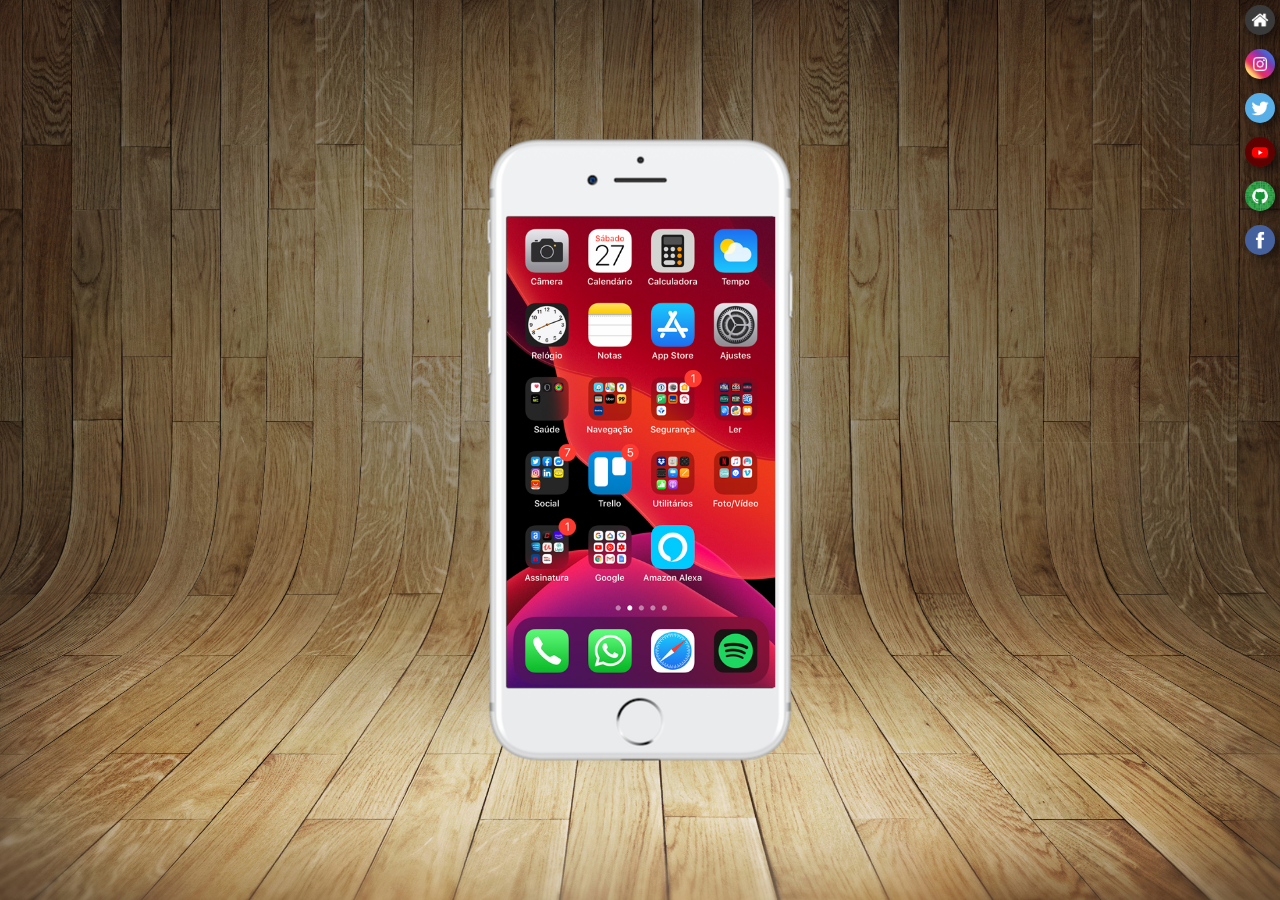
<file: index.html>
<!DOCTYPE html>
<html lang="pt-br">

<head>
    <meta charset="UTF-8">
    <meta http-equiv="X-UA-Compatible" content="IE=edge">
    <meta name="viewport" content="width=device-width, initial-scale=1.0">
    <title>Projeto Social</title>
    <link rel="shortcut icon" href="favicon.ico" type="image/x-icon">
    <link rel="stylesheet" href="estilo/style.css">
</head>

<body>
    <main>
        <section id="telefone">
            <iframe src="home.html" name="tela" id="tela"   frameborder="0">
             seu navegador não é compativel com isso.   
            </iframe>
        </section>
        <section id="redesocial">
            <a href="home.html" target="tela"><img src="imagens/logo-home.jpg" alt="home"></a> <br>
            <a href="instagram.html" target="tela"><img src="imagens/logo-instagram.jpg" alt="instagram"></a> <br>
            <a href="twitter.html" target="tela"><img src="imagens/logo-twitter.jpg" alt="twitter"></a> <br>
            <a href="youtube.html" target="tela"><img src="imagens/logo-youtube.jpg" alt="youtube"></a> <br>
            <a href="github.html" target="tela"><img src="imagens/logo-github.jpg" alt="github"></a> <br>
            <a href="facebook.html" target="tela"><img src="imagens/logo-facebook.jpg" alt="facebook"></a>

        </section>
    </main>
</body>

</html>
</file>
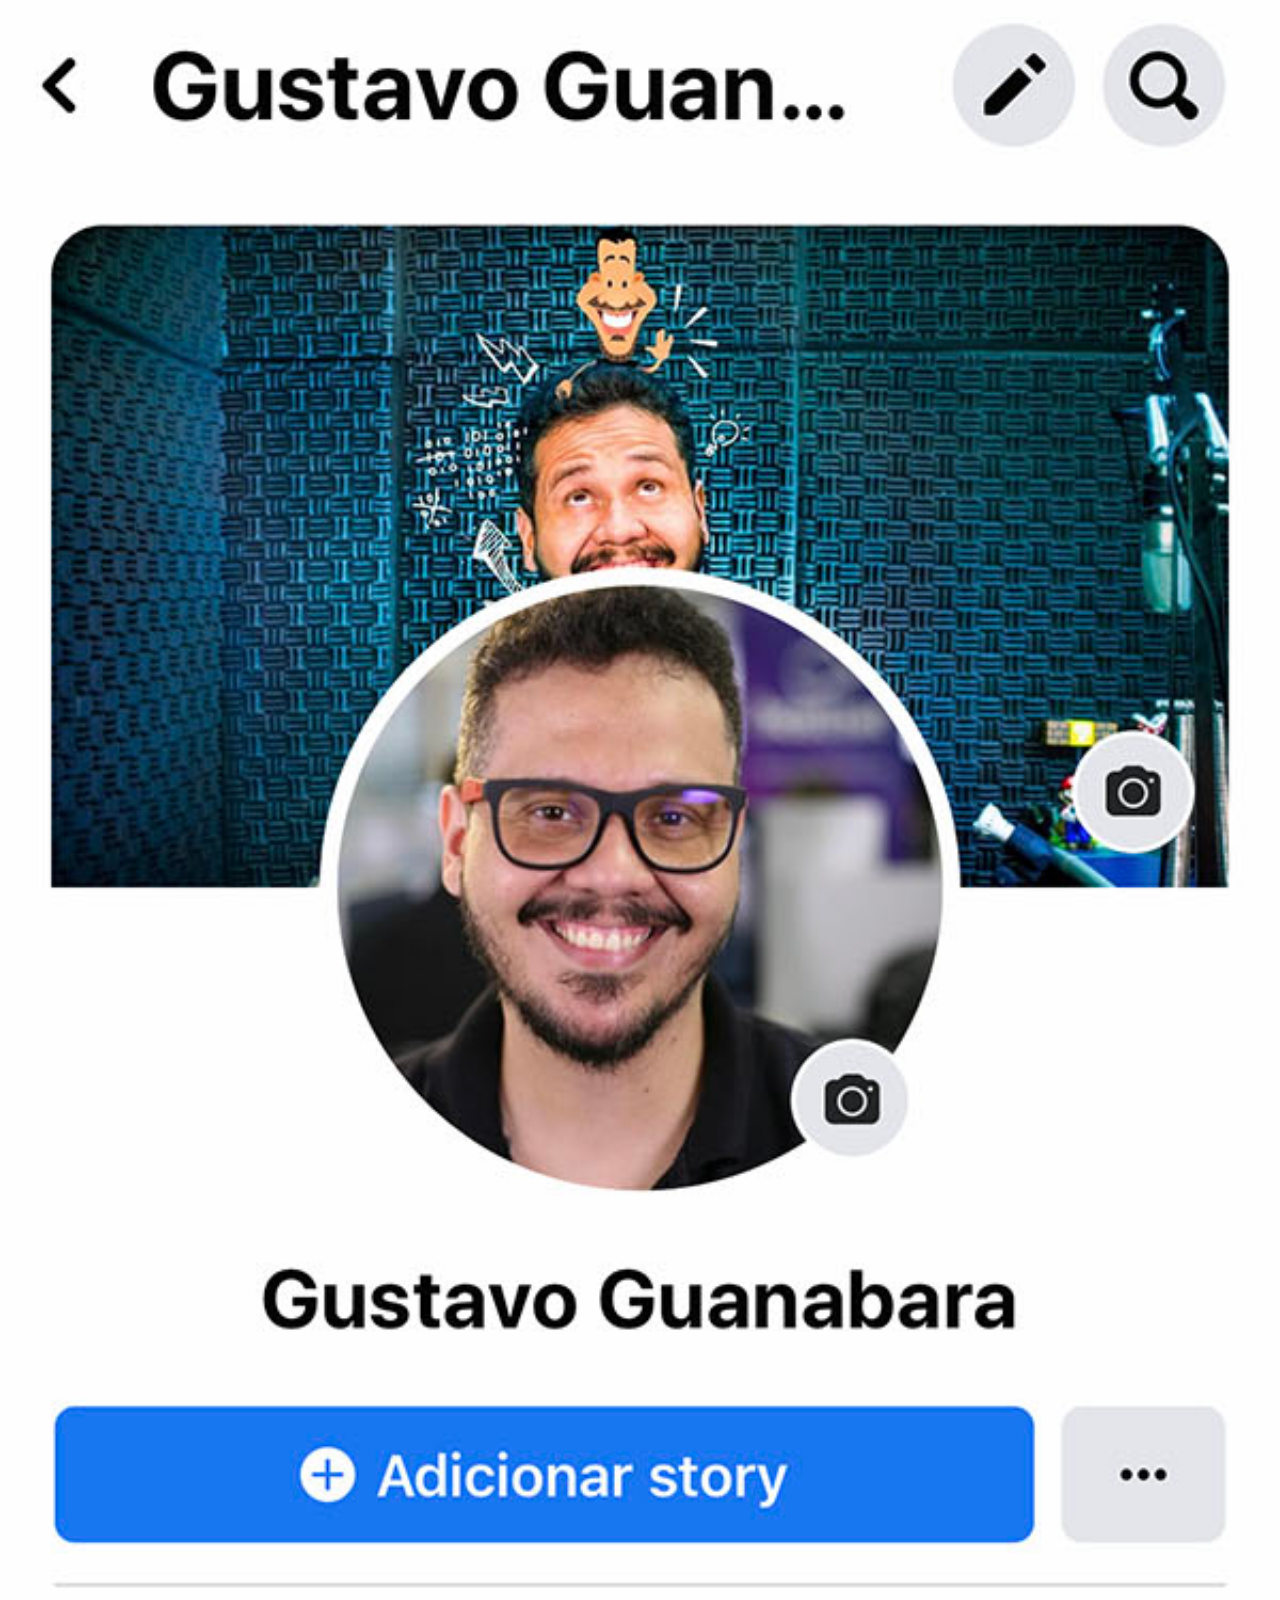
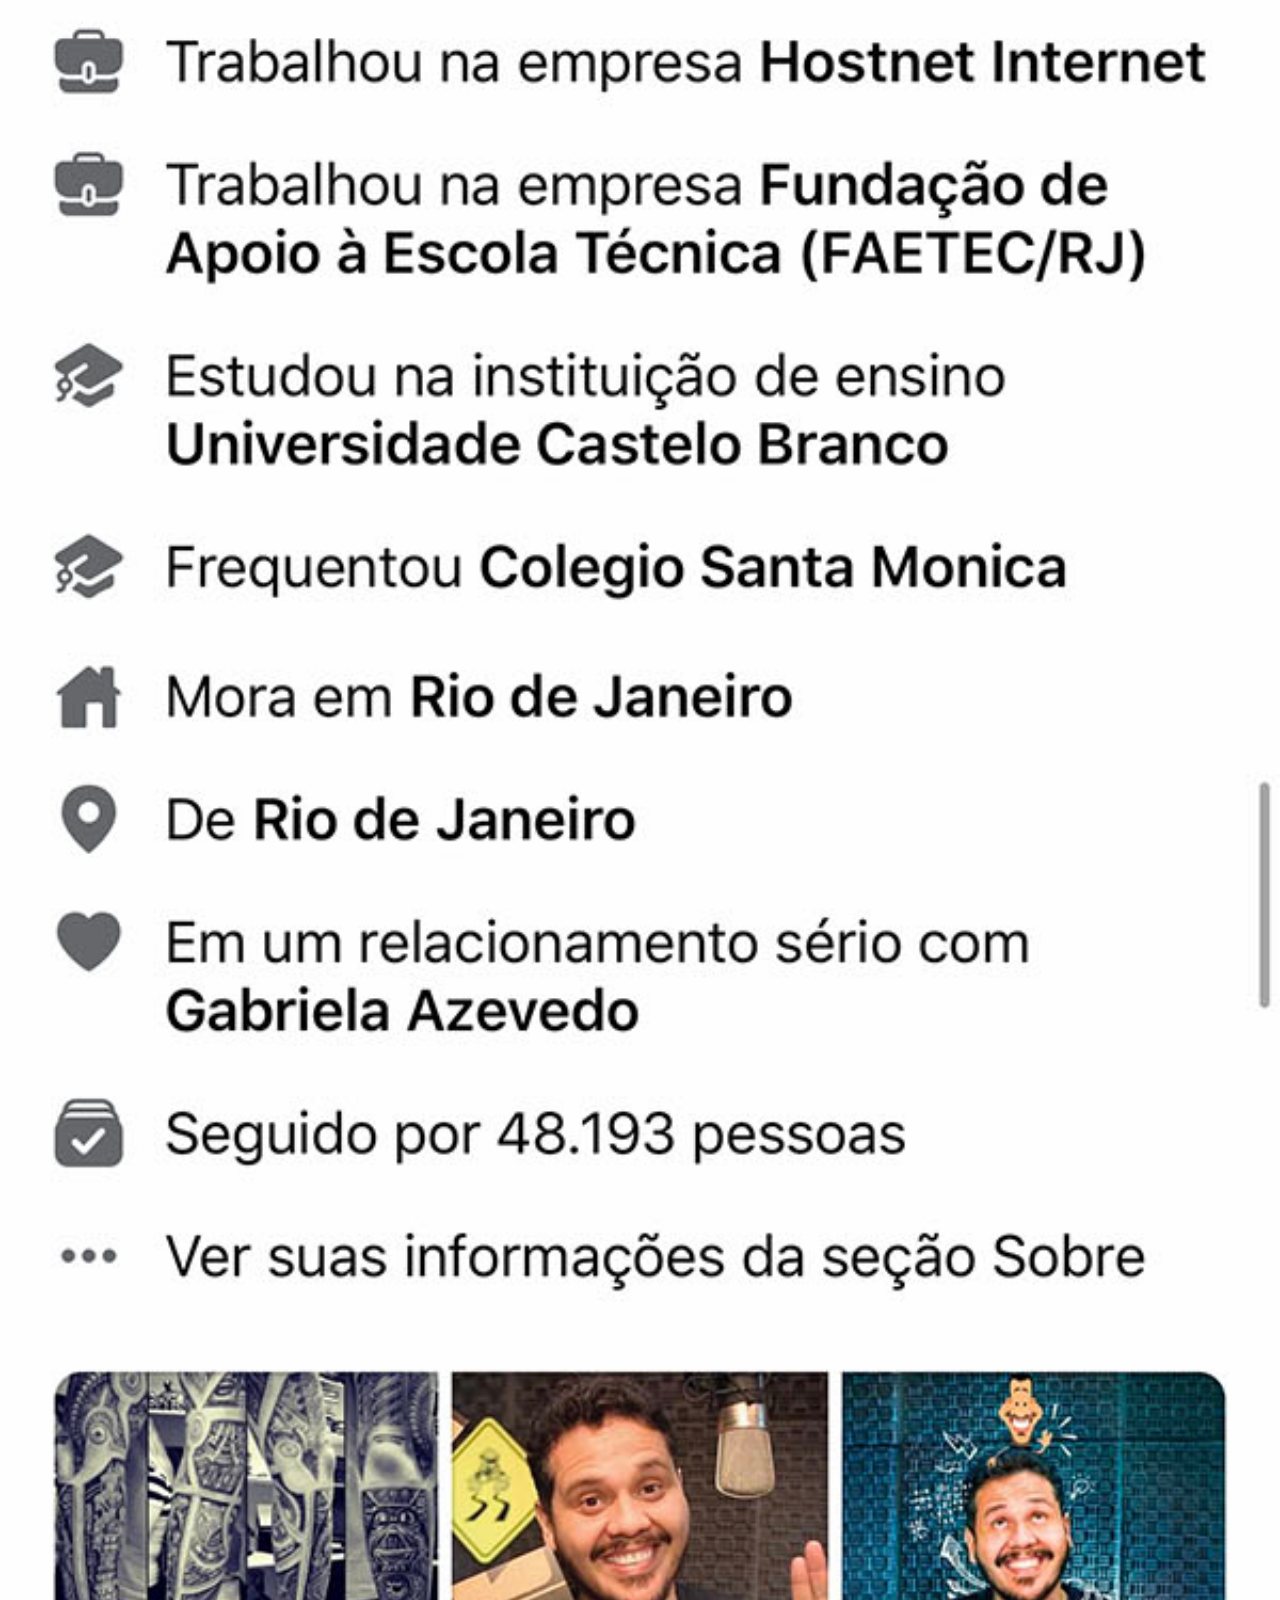
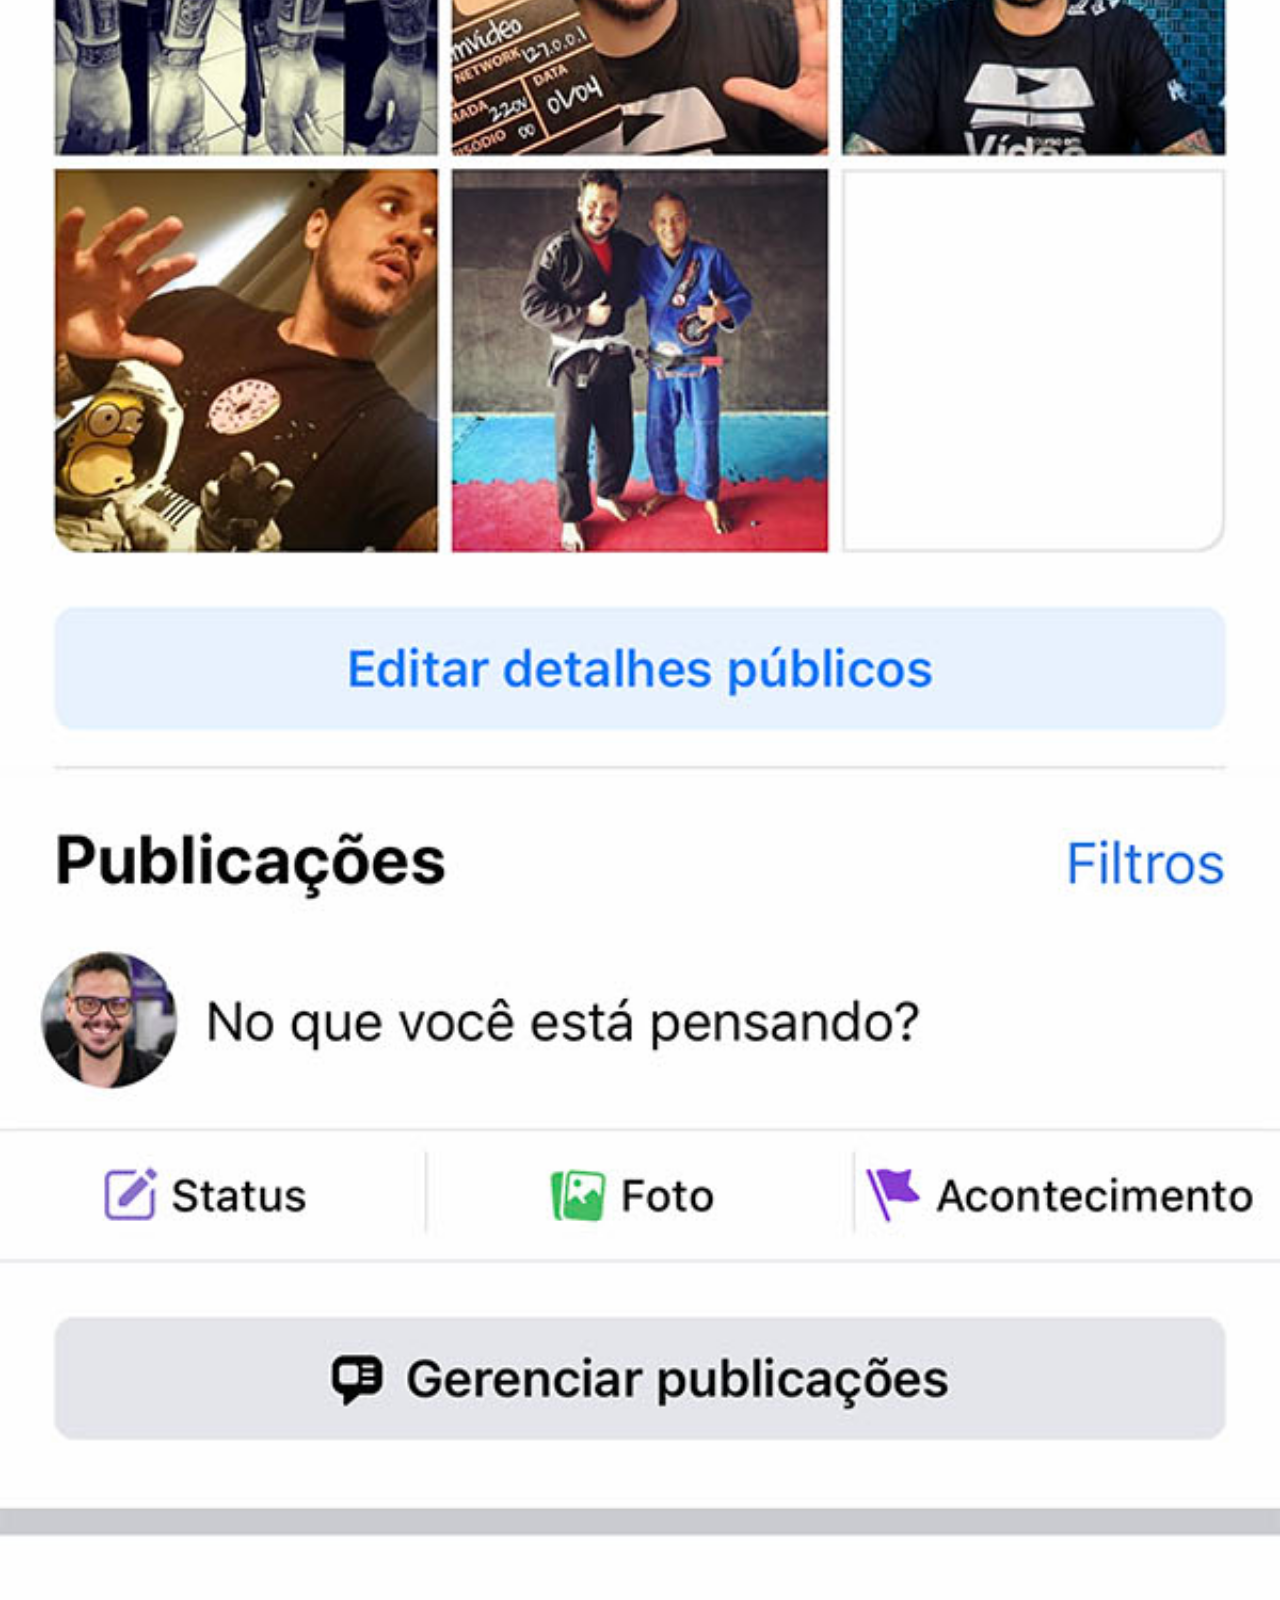
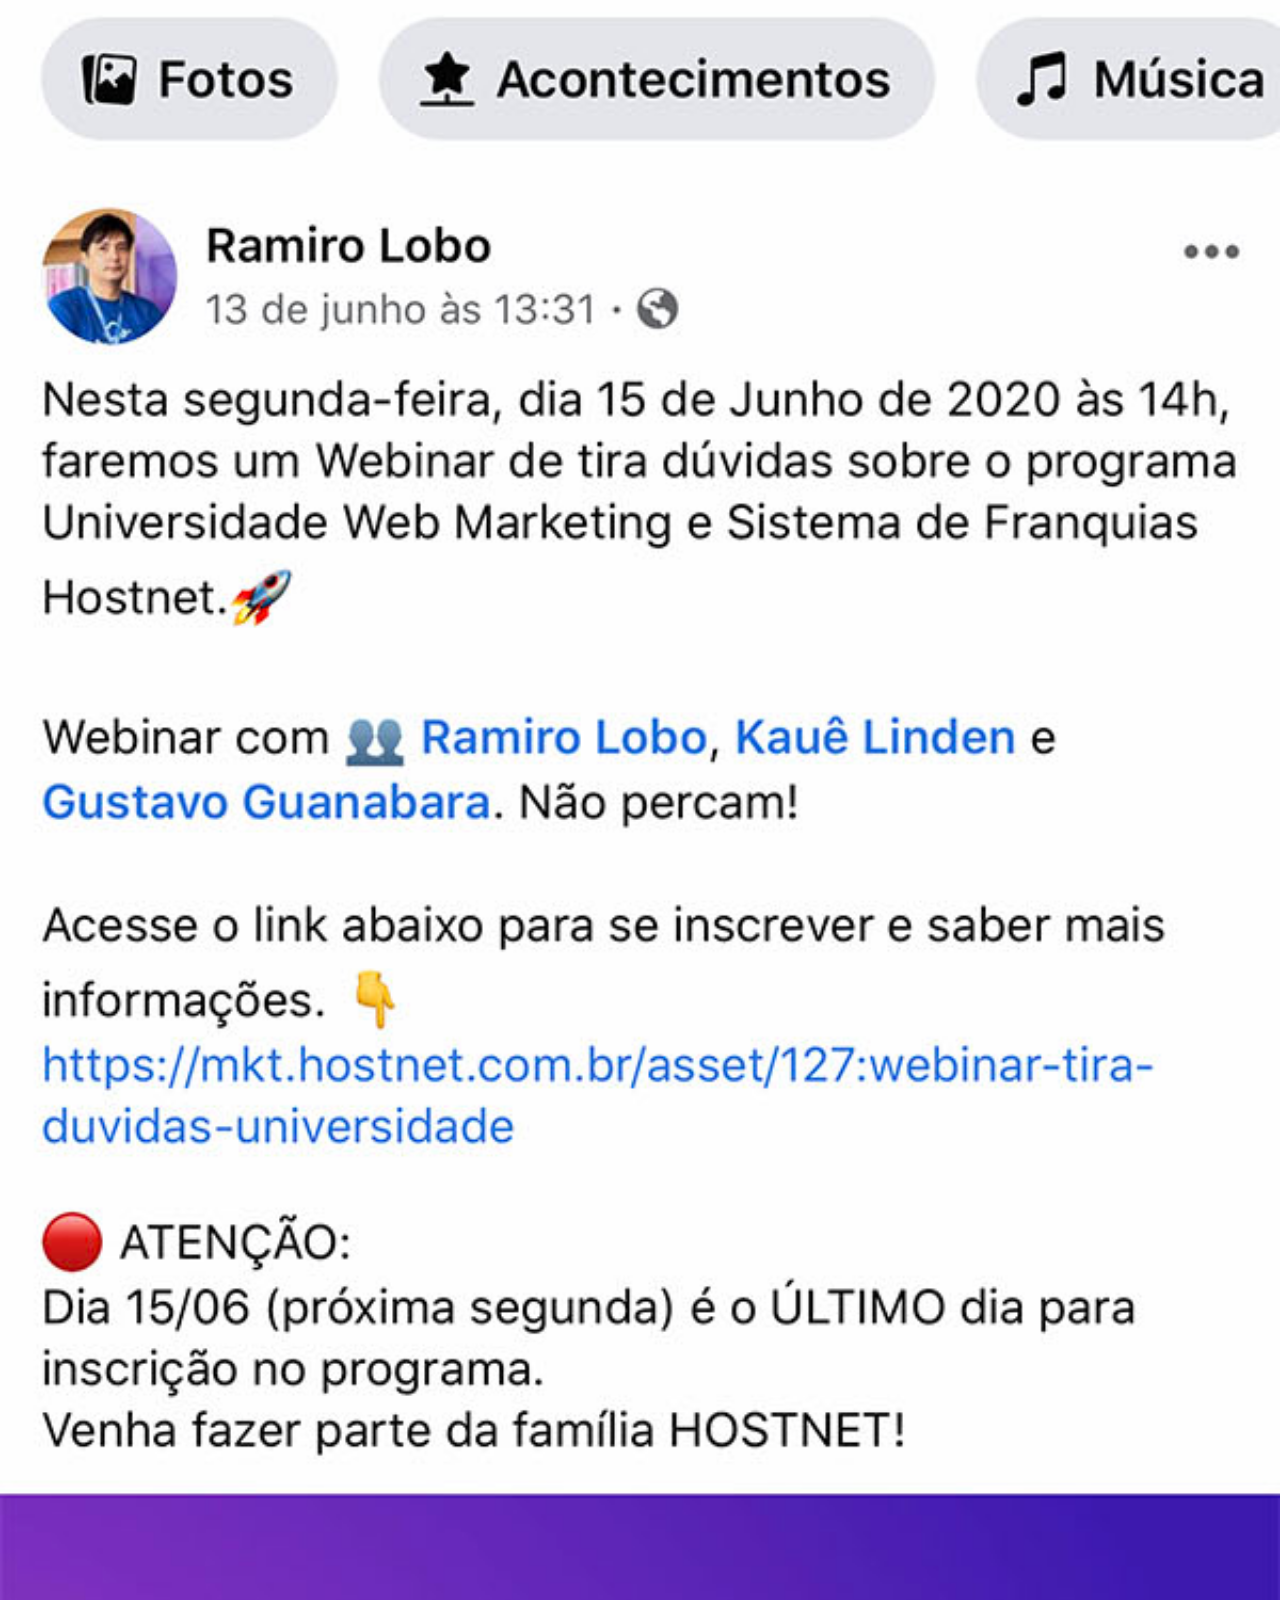
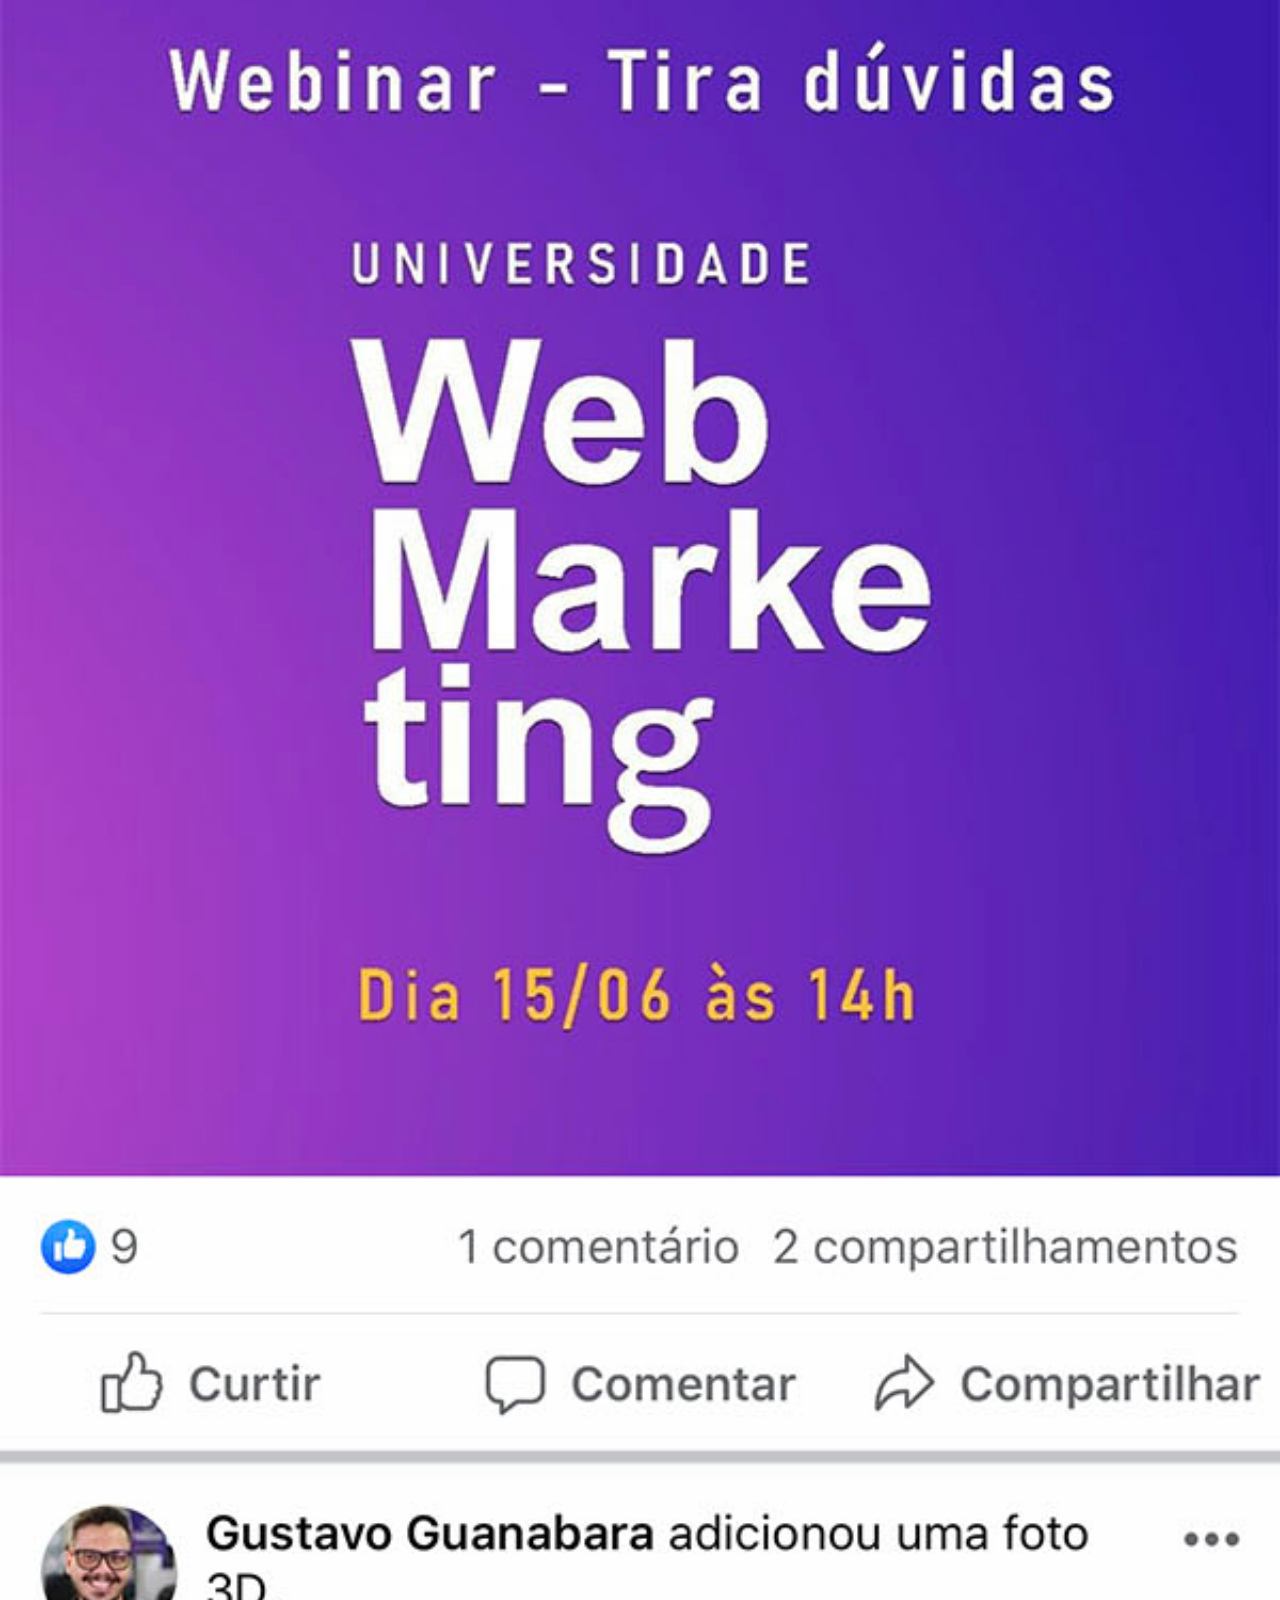
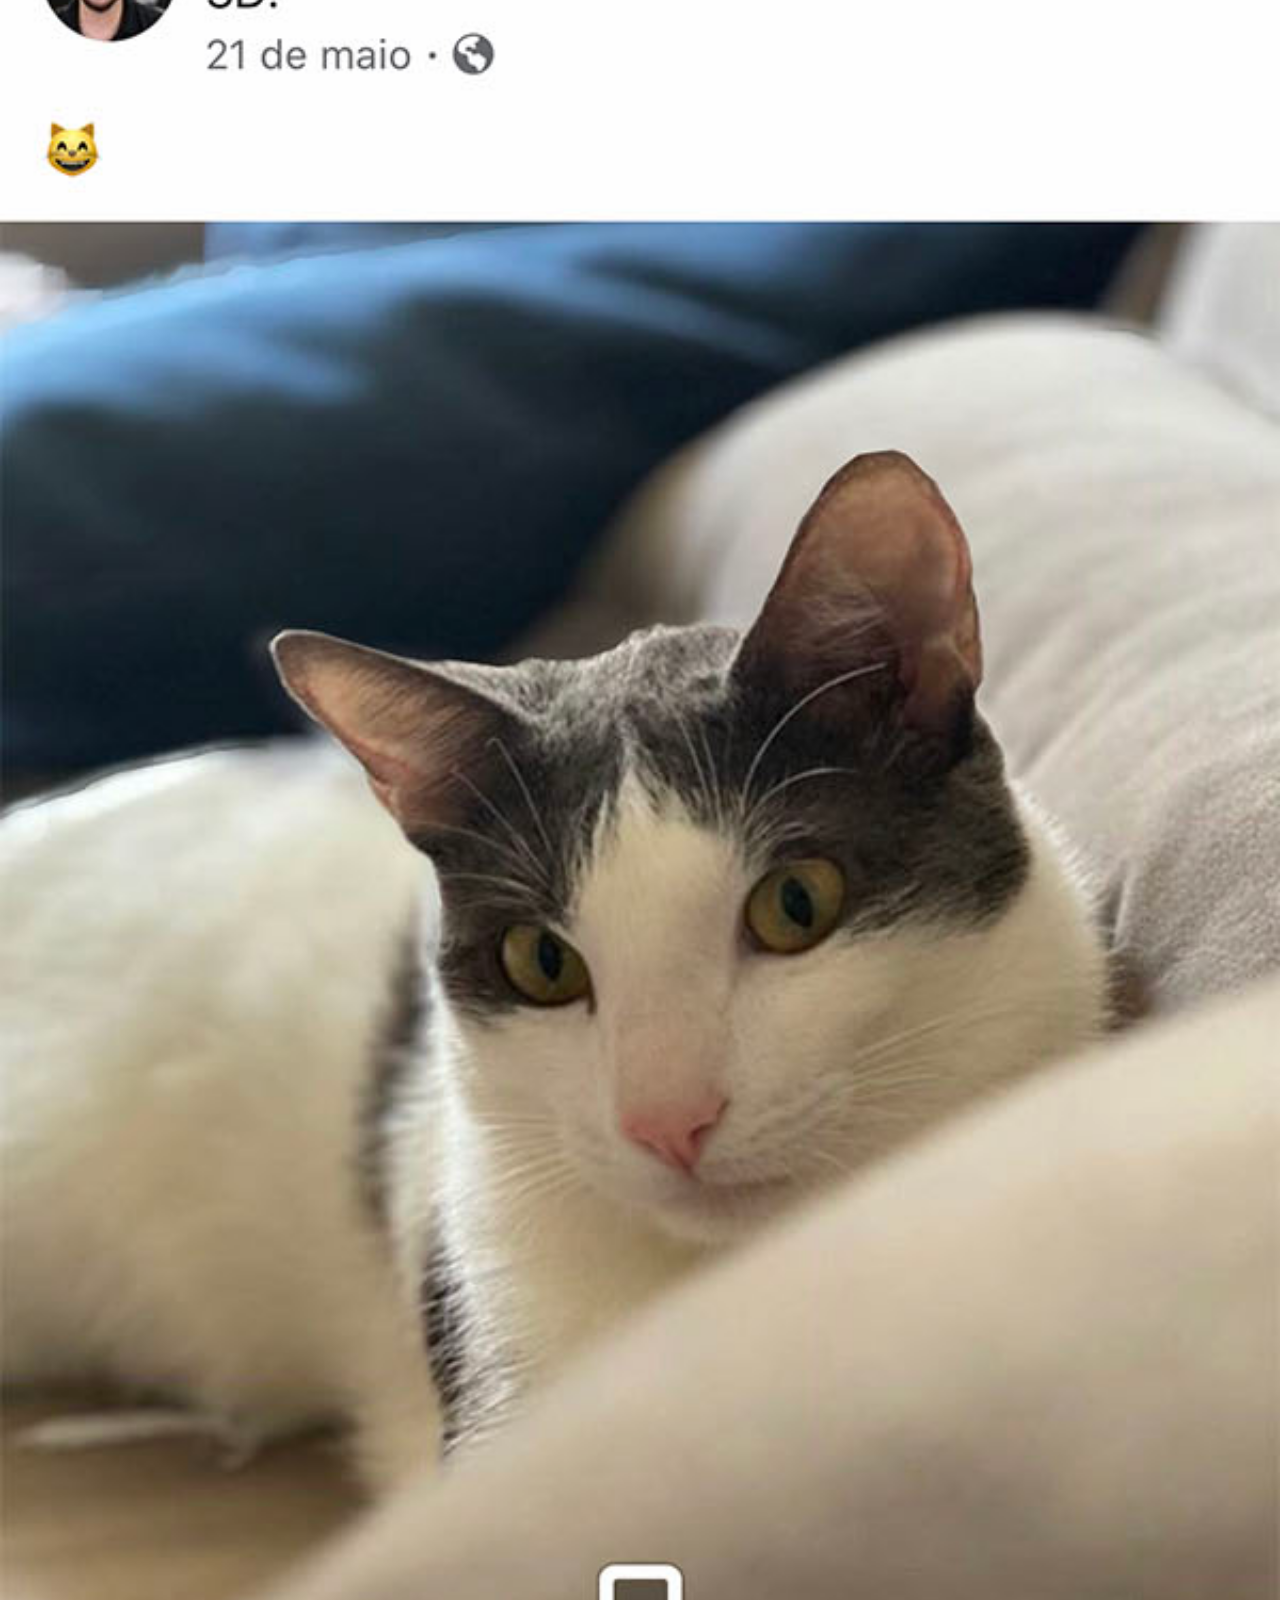
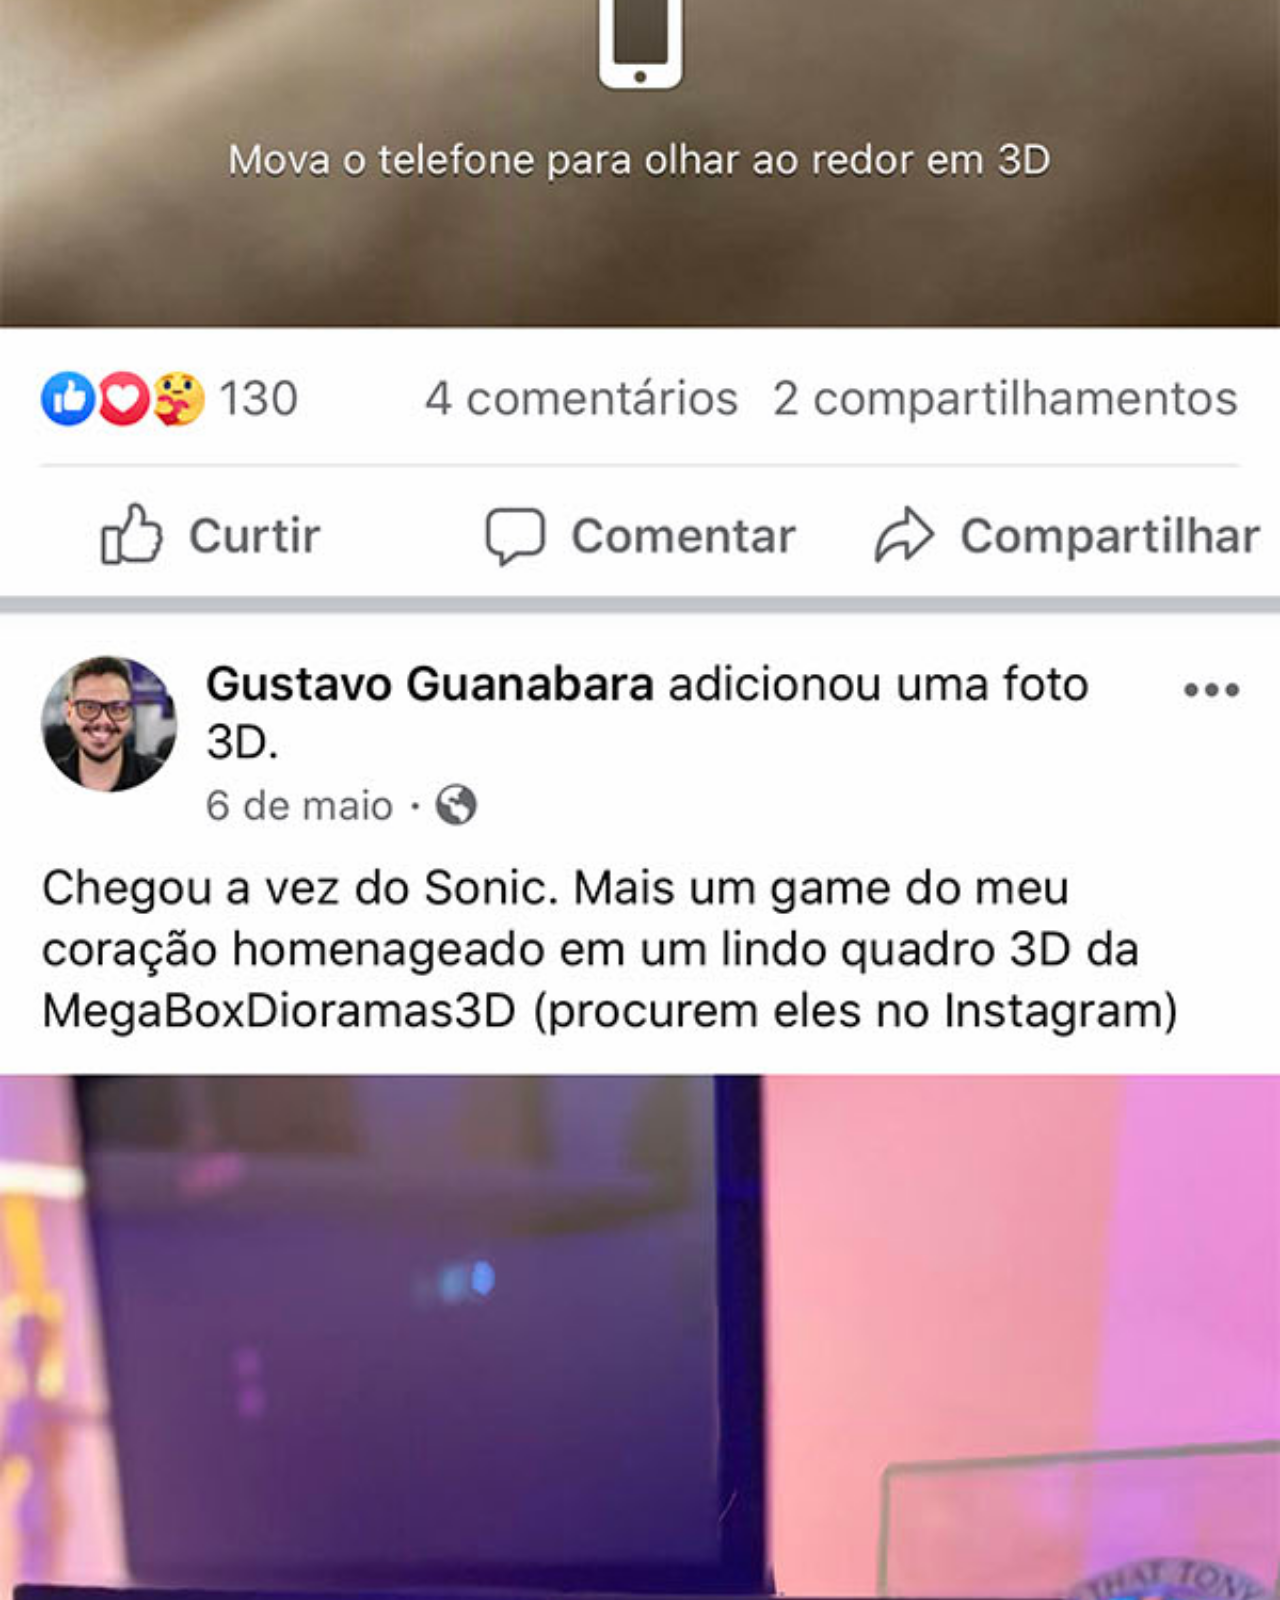
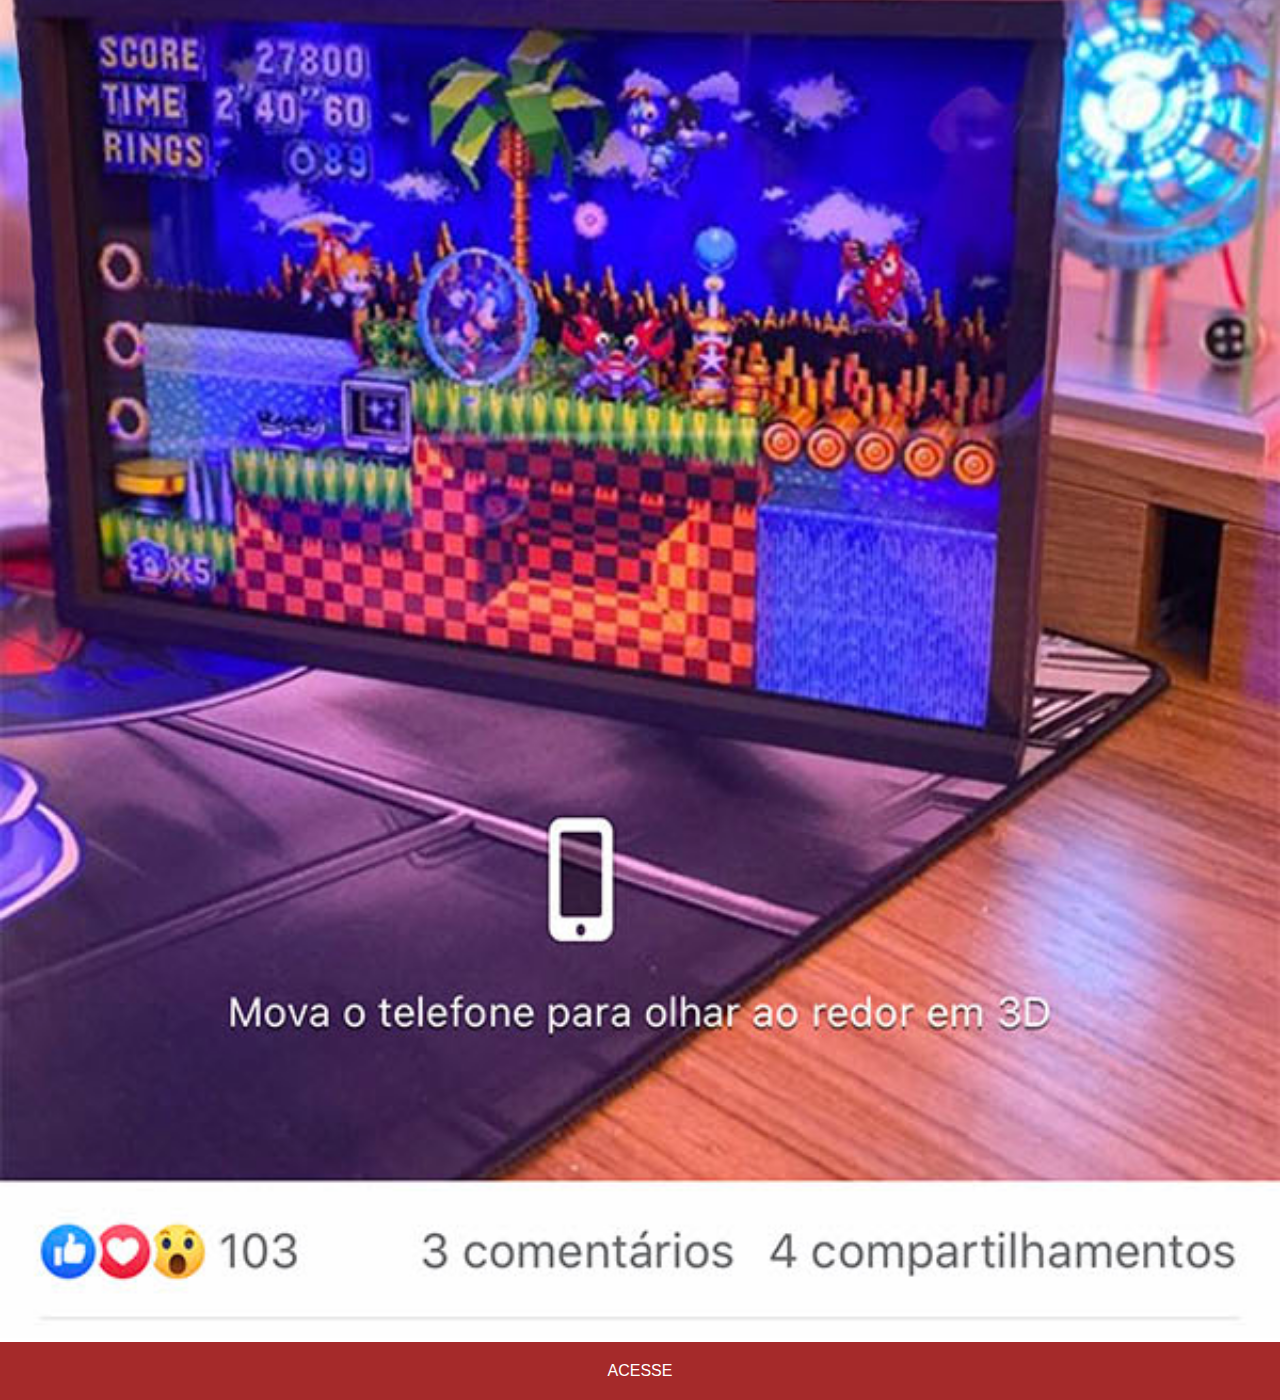
<file: facebook.html>
<!DOCTYPE html>
<html lang="pt-br">
<head>
    <meta charset="UTF-8">
    <meta http-equiv="X-UA-Compatible" content="IE=edge">
    <meta name="viewport" content="width=device-width, initial-scale=1.0">
    <title>facebook</title>
    <link rel="stylesheet" href="estilo/social.css">
</head>
<body>
    <img src="imagens/tela-facebook.jpg" alt="facebook">
    <a href="https://pt-br.facebook.com/gustavoguanabara/" target="_blank">ACESSE</a>
</body>
</html>
</file>
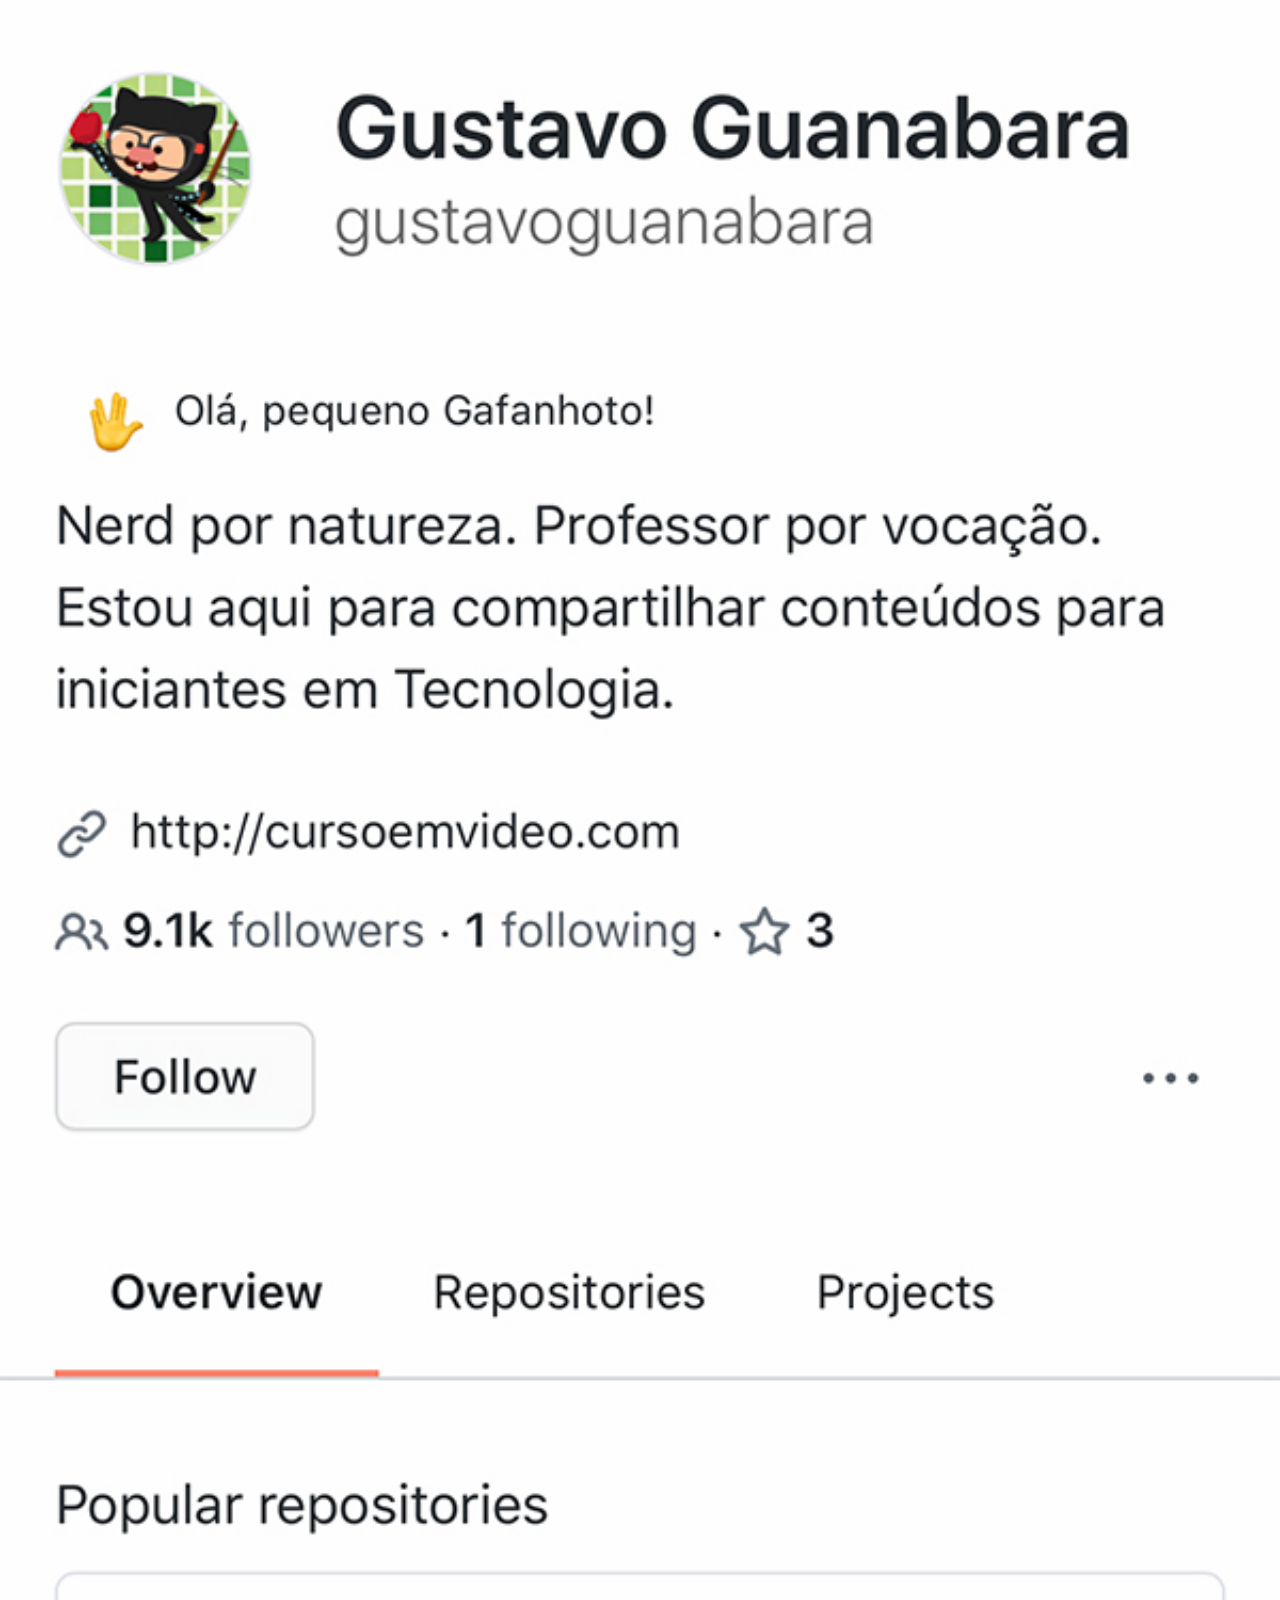
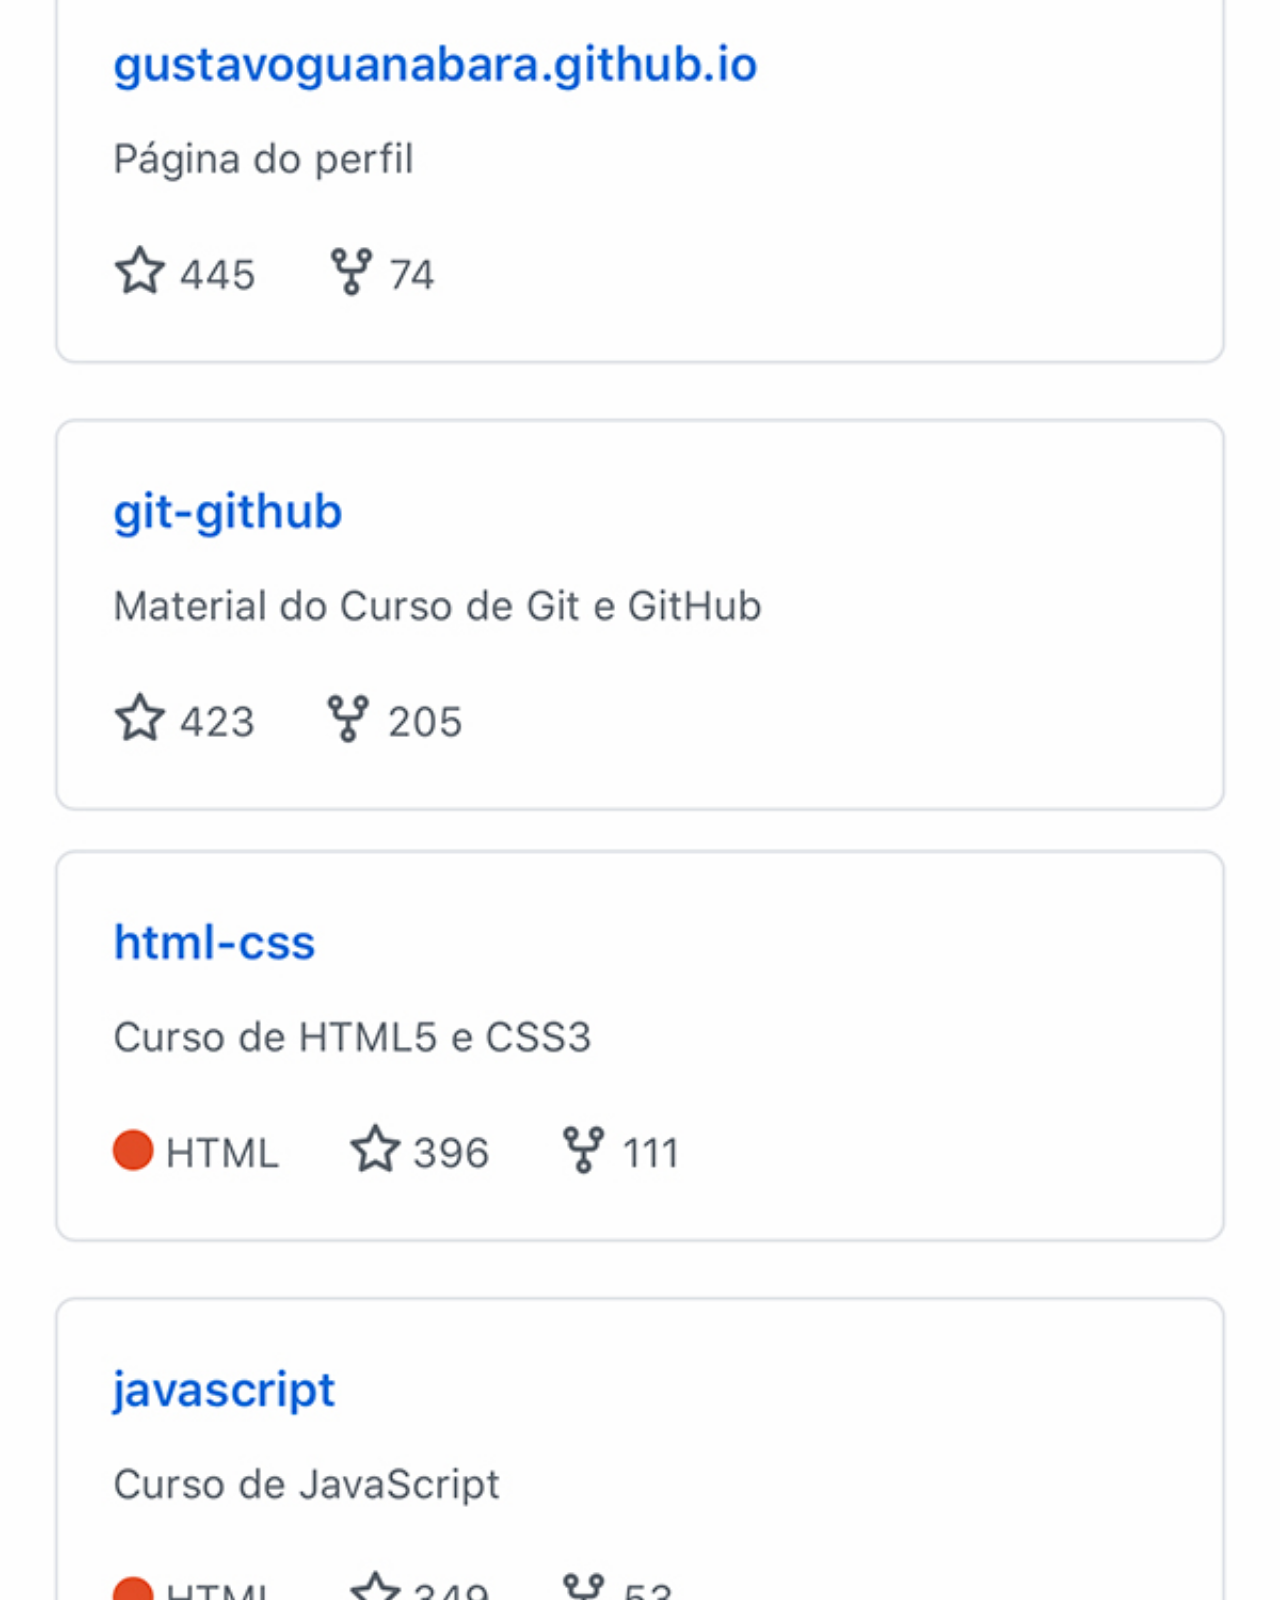
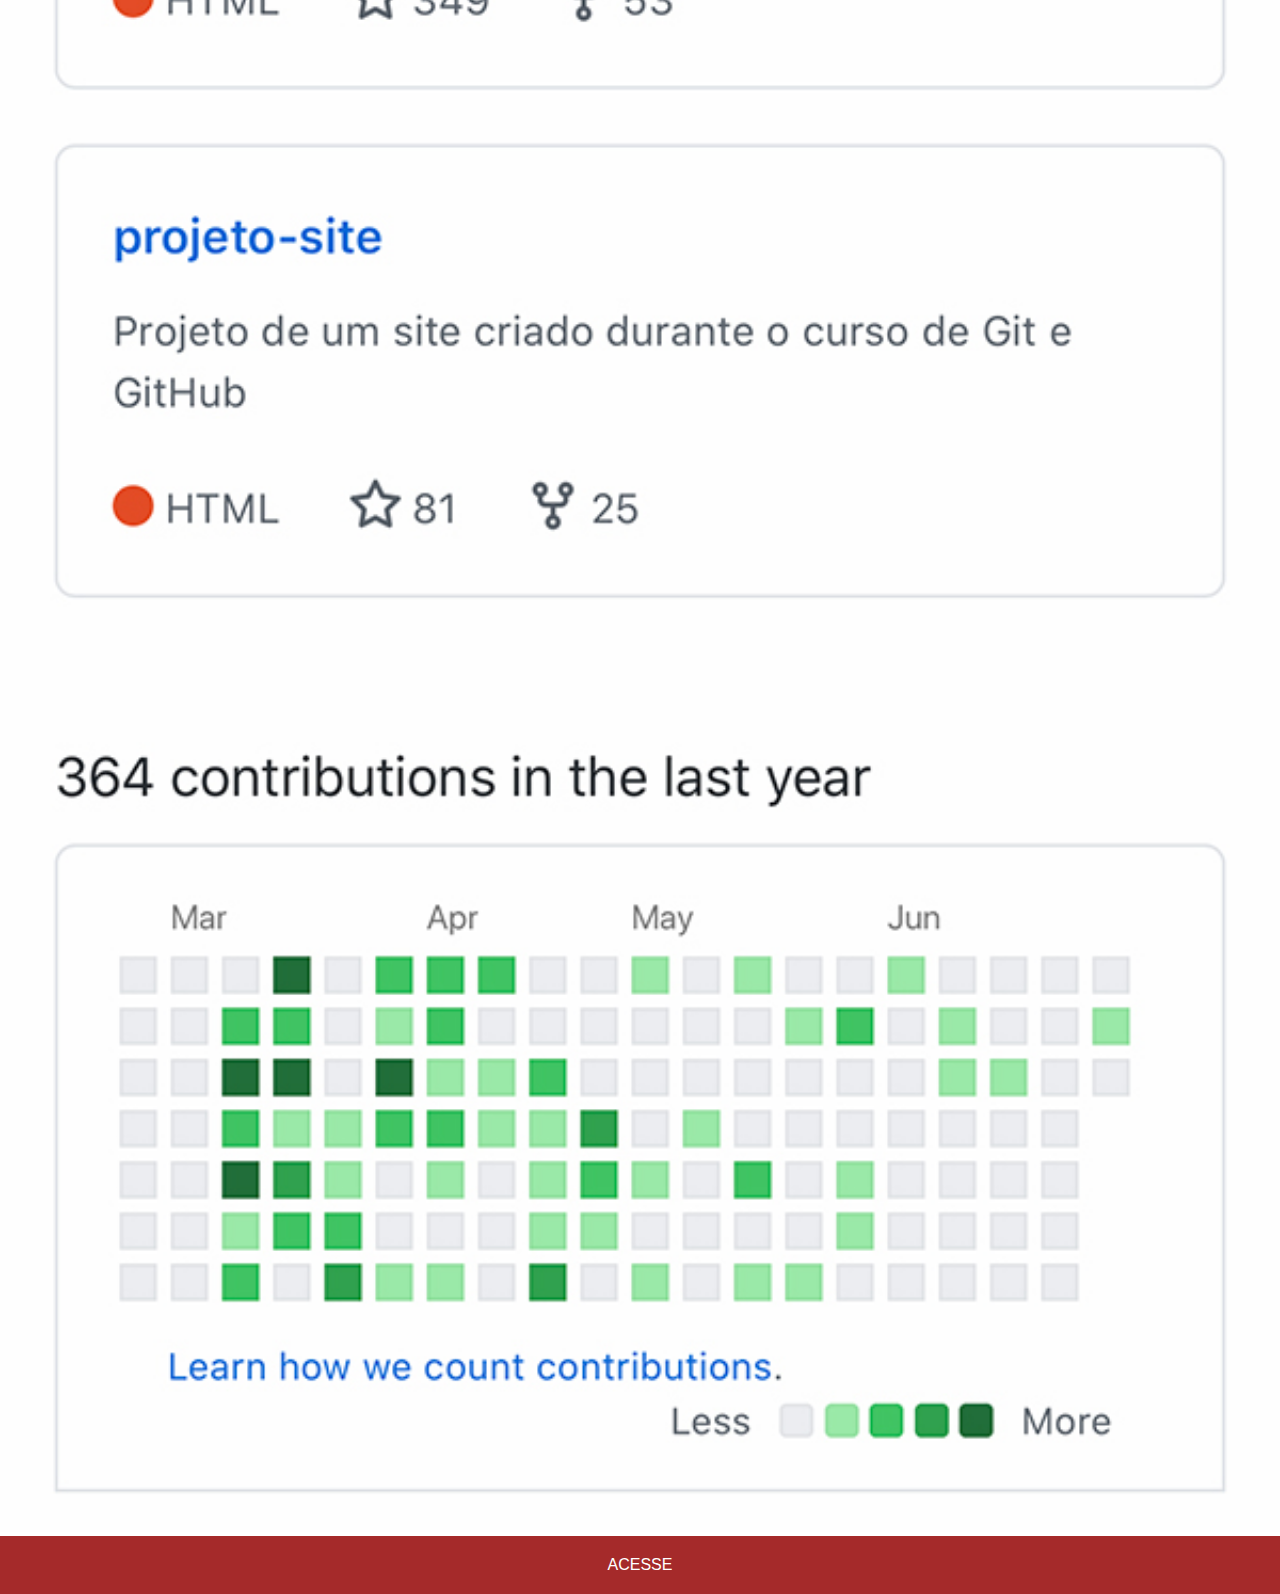
<file: github.html>
<!DOCTYPE html>
<html lang="pt-br">
<head>
    <meta charset="UTF-8">
    <meta http-equiv="X-UA-Compatible" content="IE=edge">
    <meta name="viewport" content="width=device-width, initial-scale=1.0">
    <title>github</title>
    <link rel="stylesheet" href="estilo/social.css">
</head>
<body>
    <img src="imagens/tela-github.jpg" alt="github">
    <a href="https://github.com/gustavoguanabara" target="_blank">ACESSE</a>
</body>
</html>
</file>
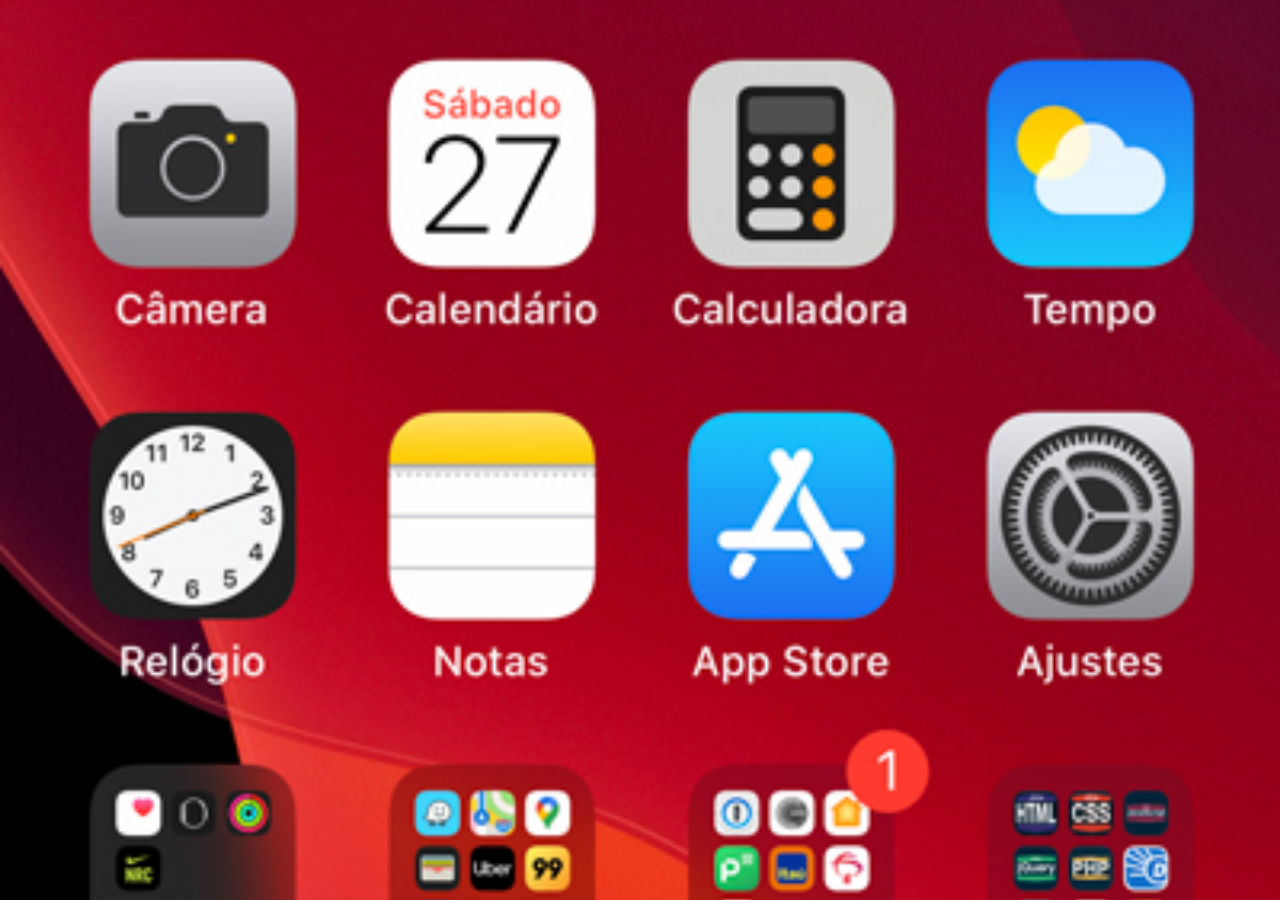
<file: home.html>
<!DOCTYPE html>
<html lang="pt-br">
<head>
    <meta charset="UTF-8">
    <meta http-equiv="X-UA-Compatible" content="IE=edge">
    <meta name="viewport" content="width=device-width, initial-scale=1.0">
    <title>home</title>
    <style>
        *{
            margin: 0px;
            padding: 0px;
        }
        body {
            width: 100vw;
            height: 100vh;
            background: url(imagens/tela-home.jpg) no-repeat top center;
            background-size: cover;
        }
        
    </style>
</head>
<body>
 
</body>
</html>
</file>
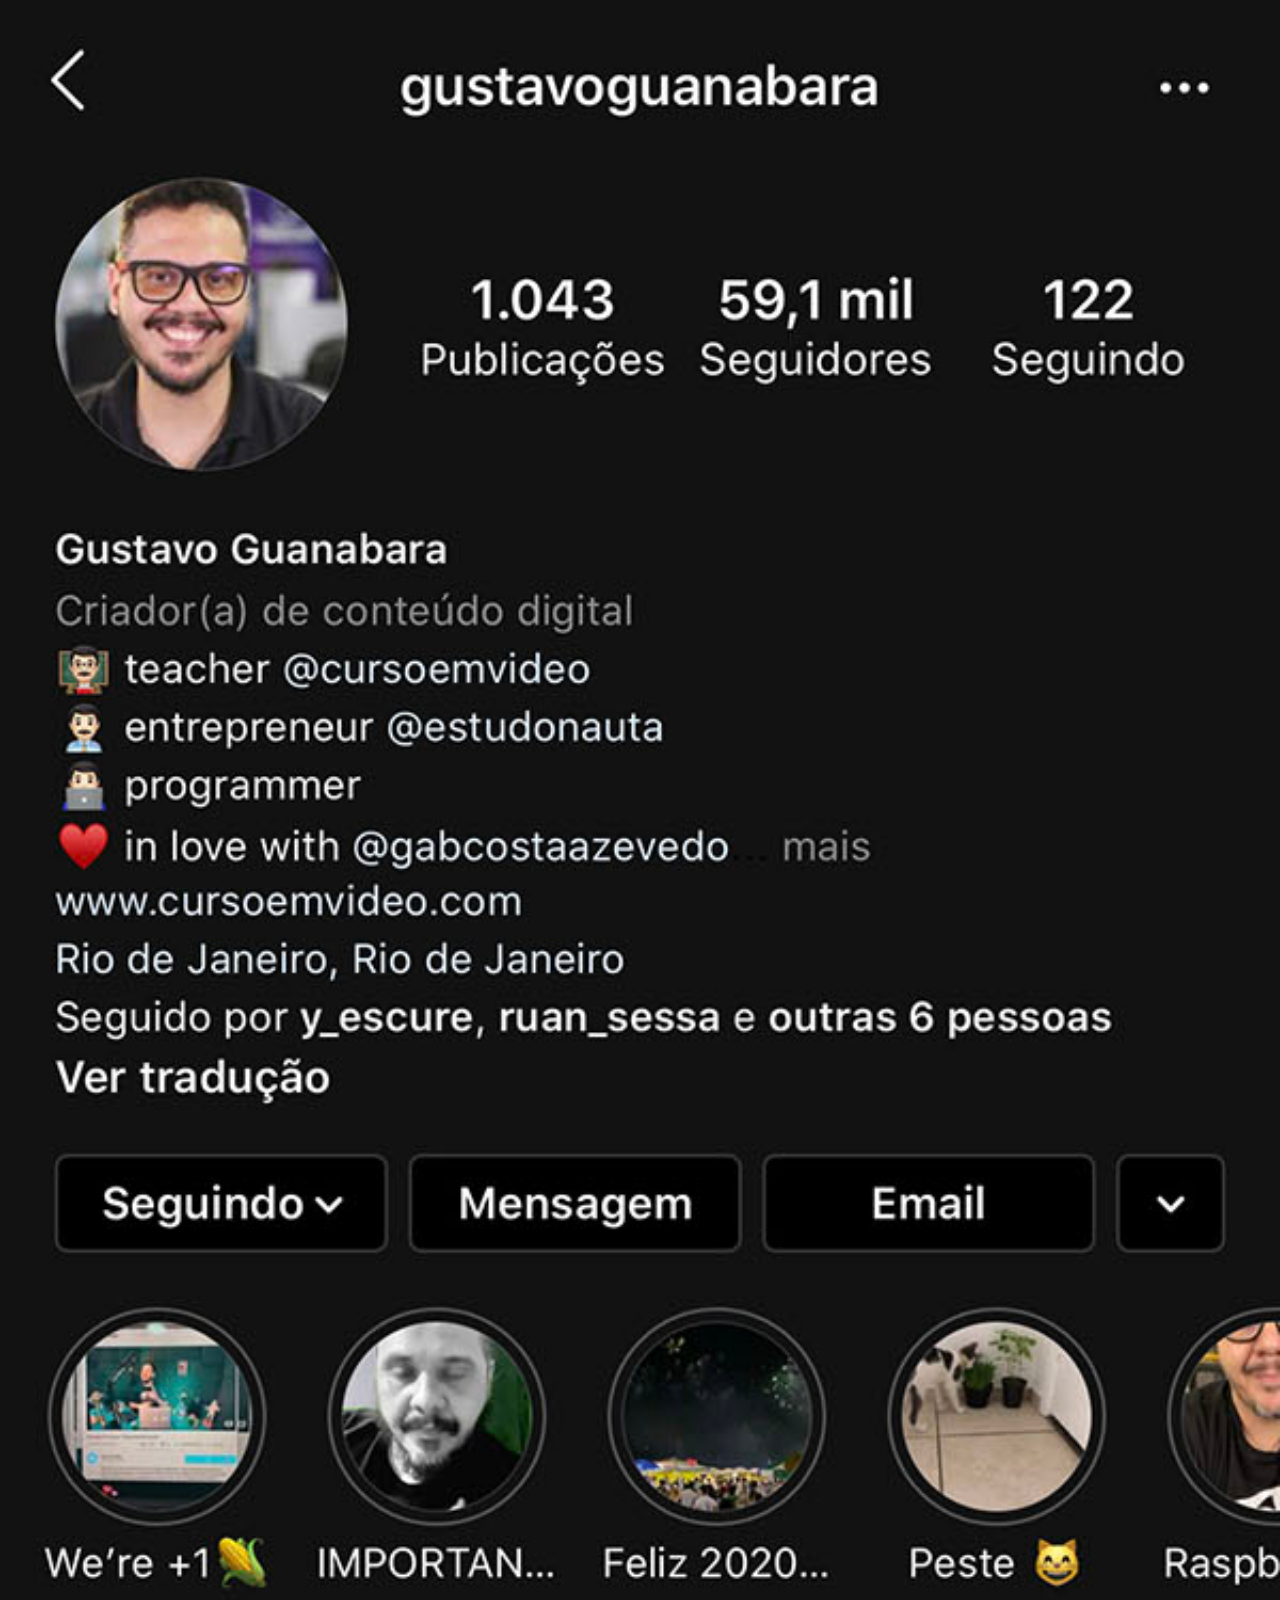
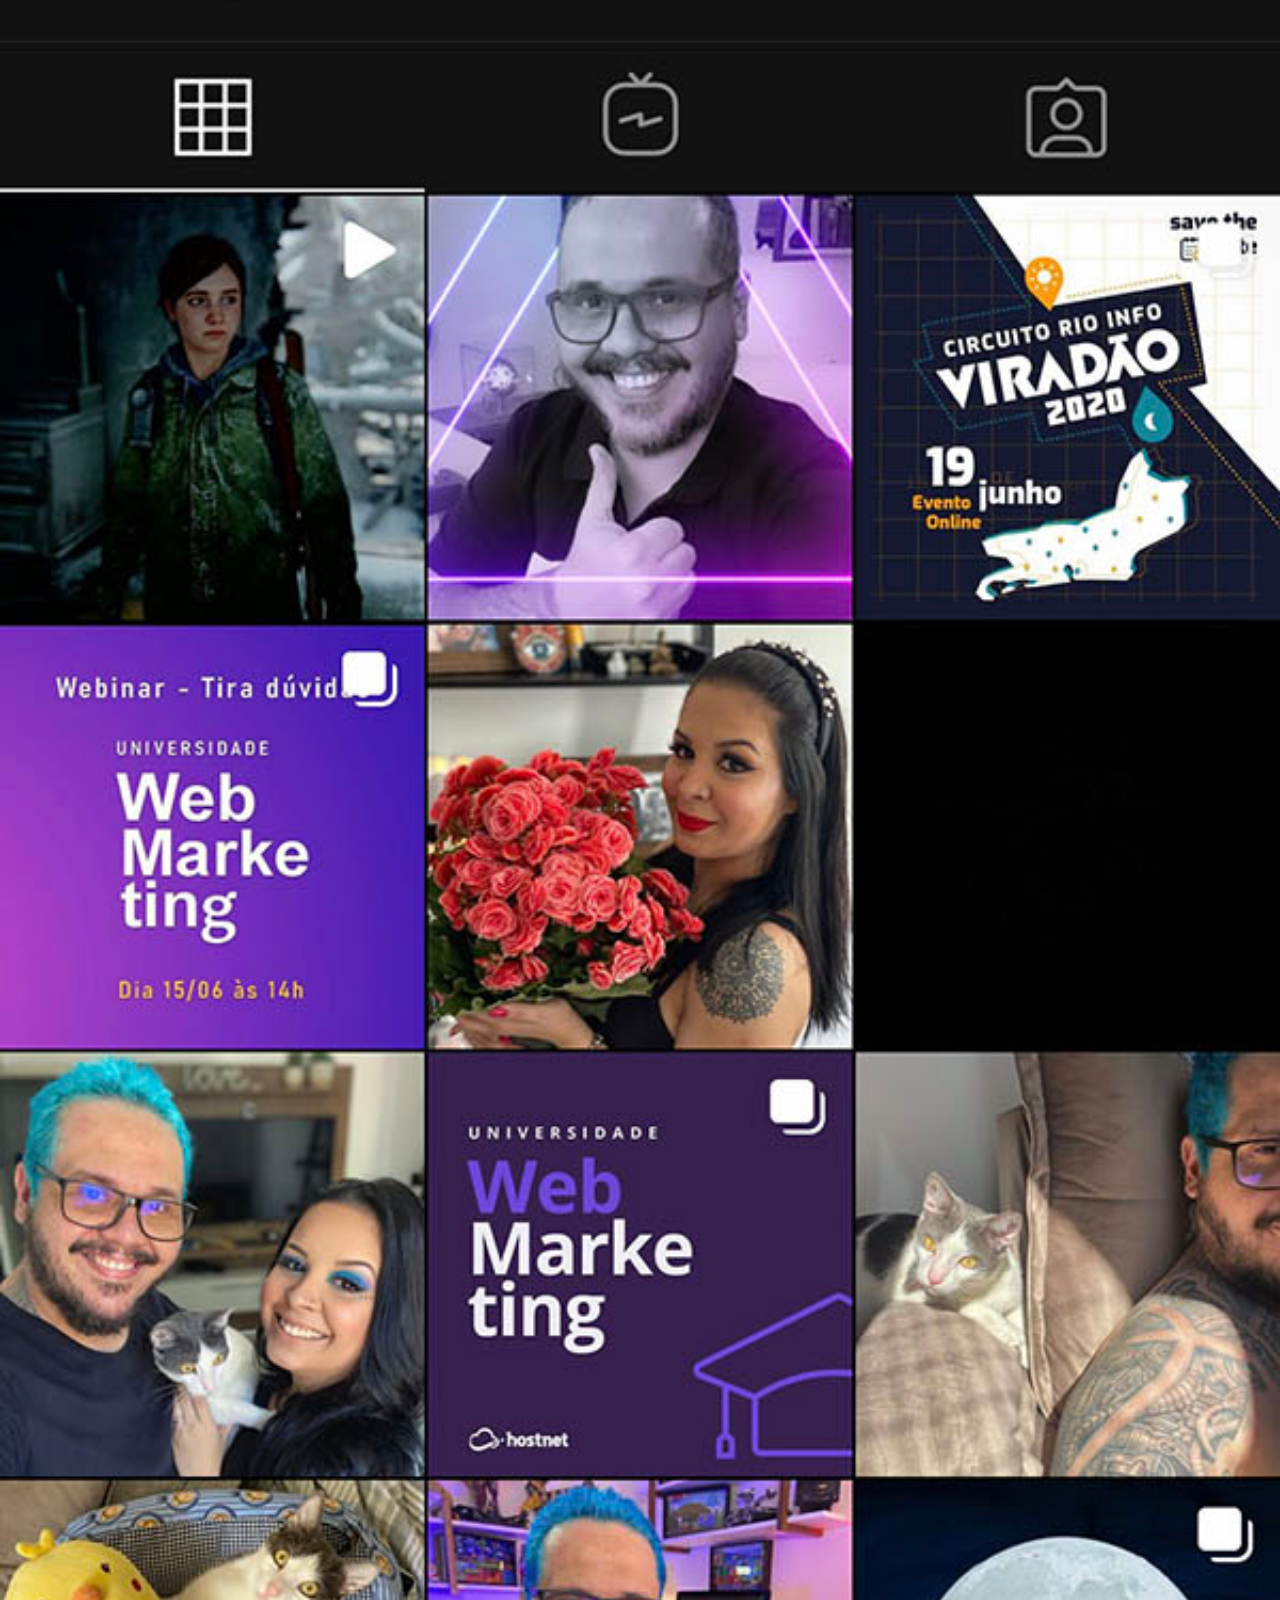
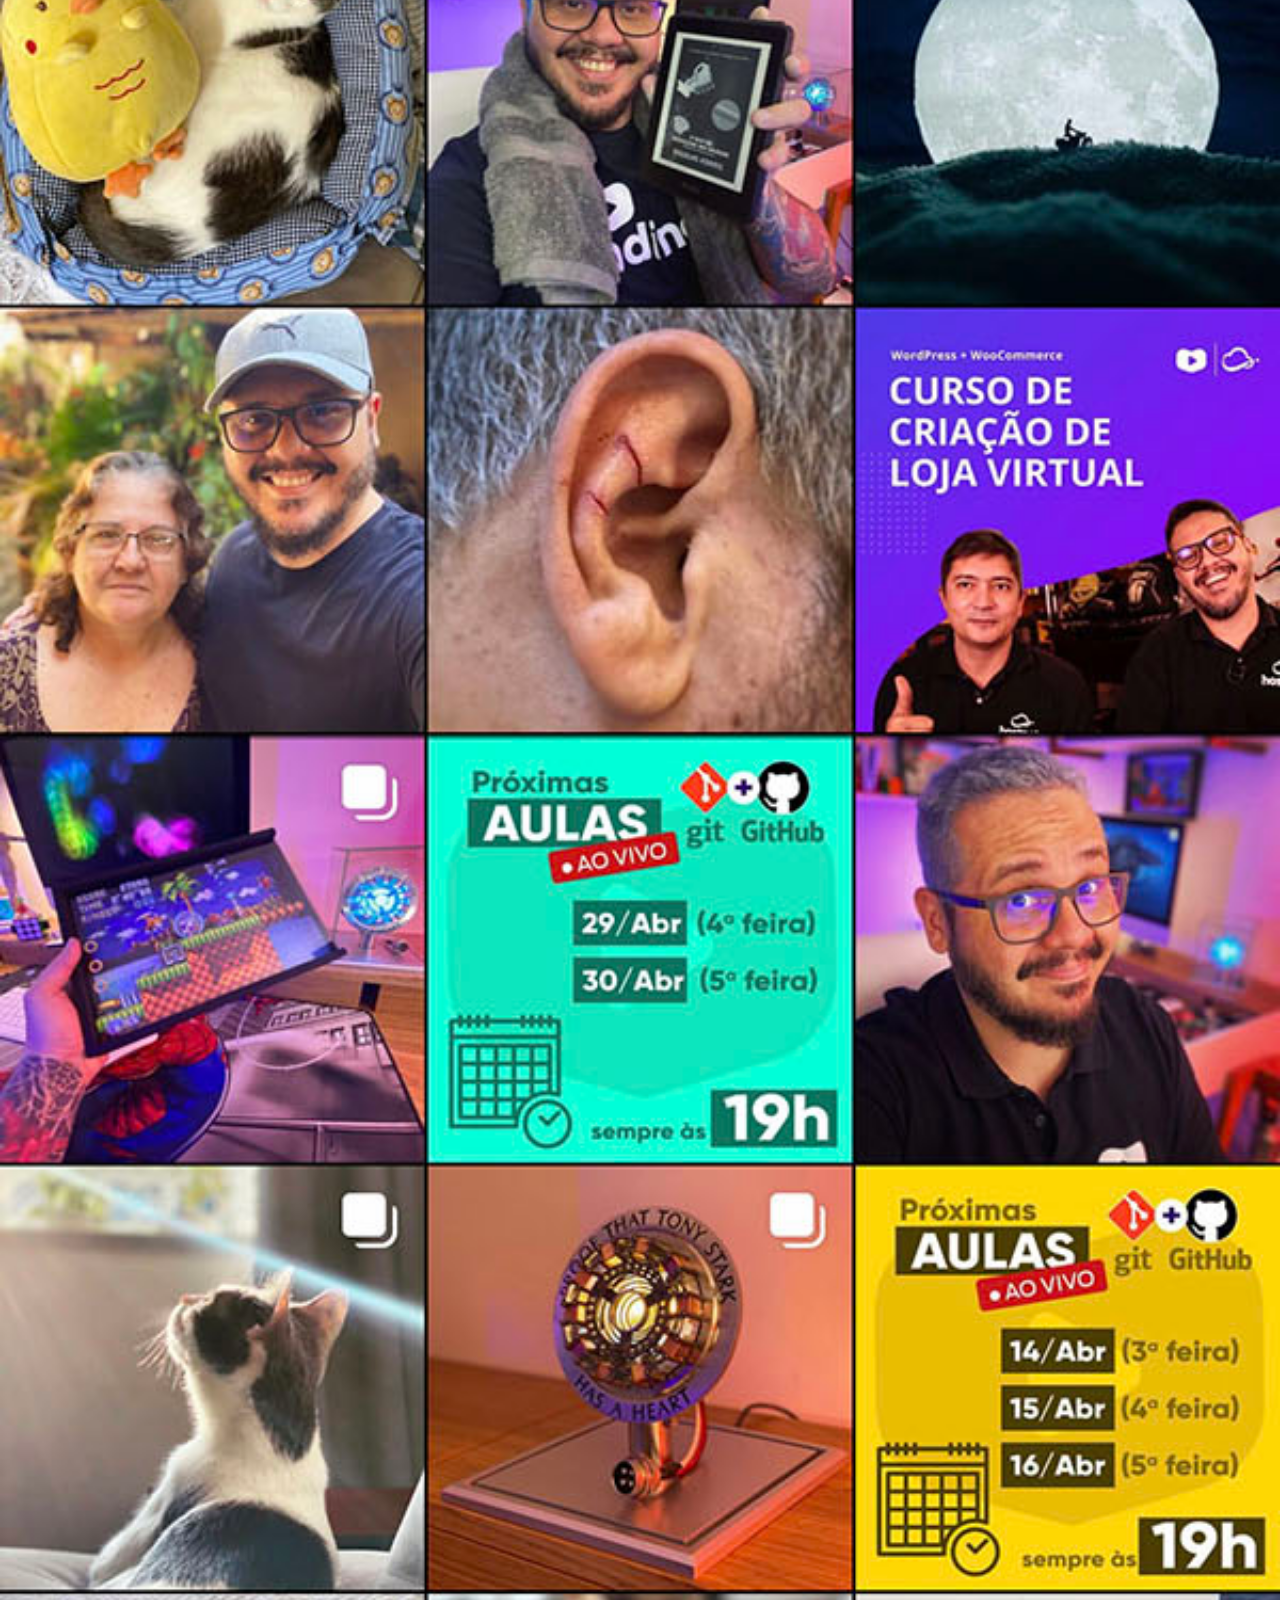
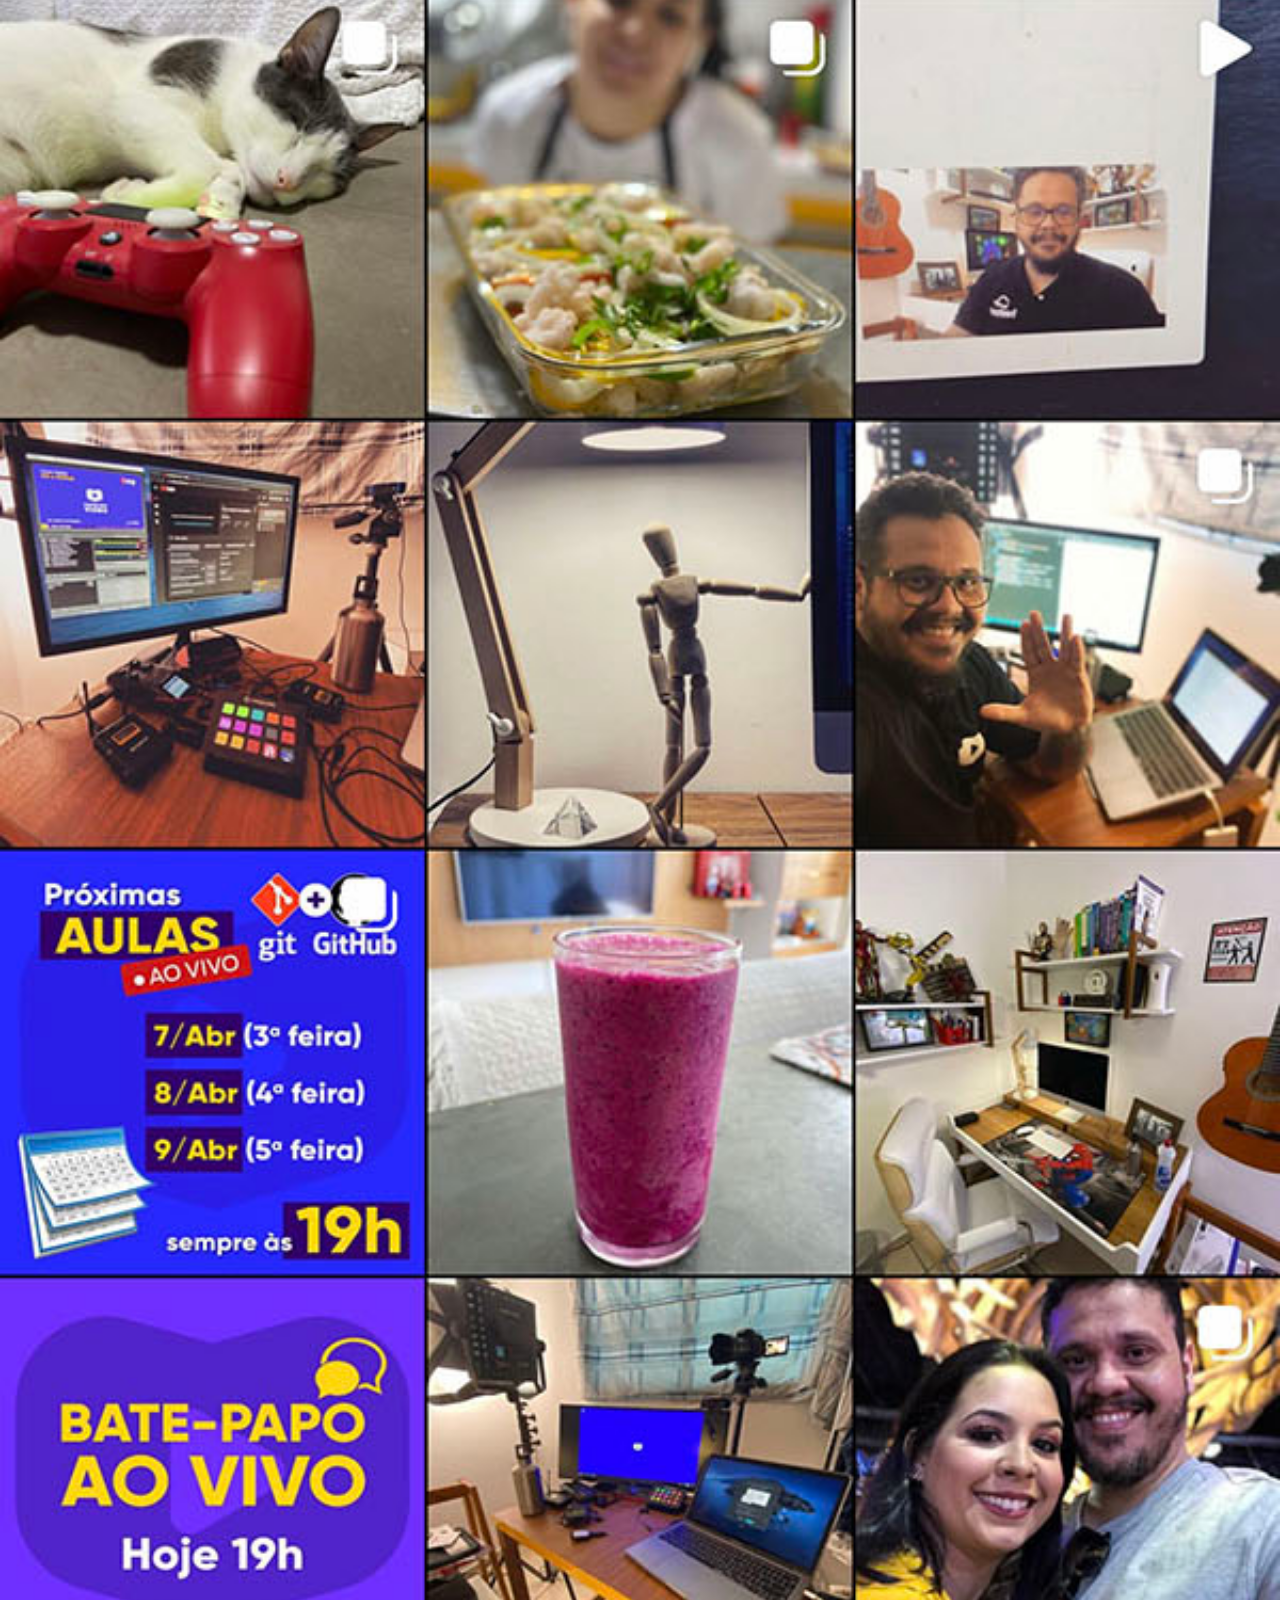
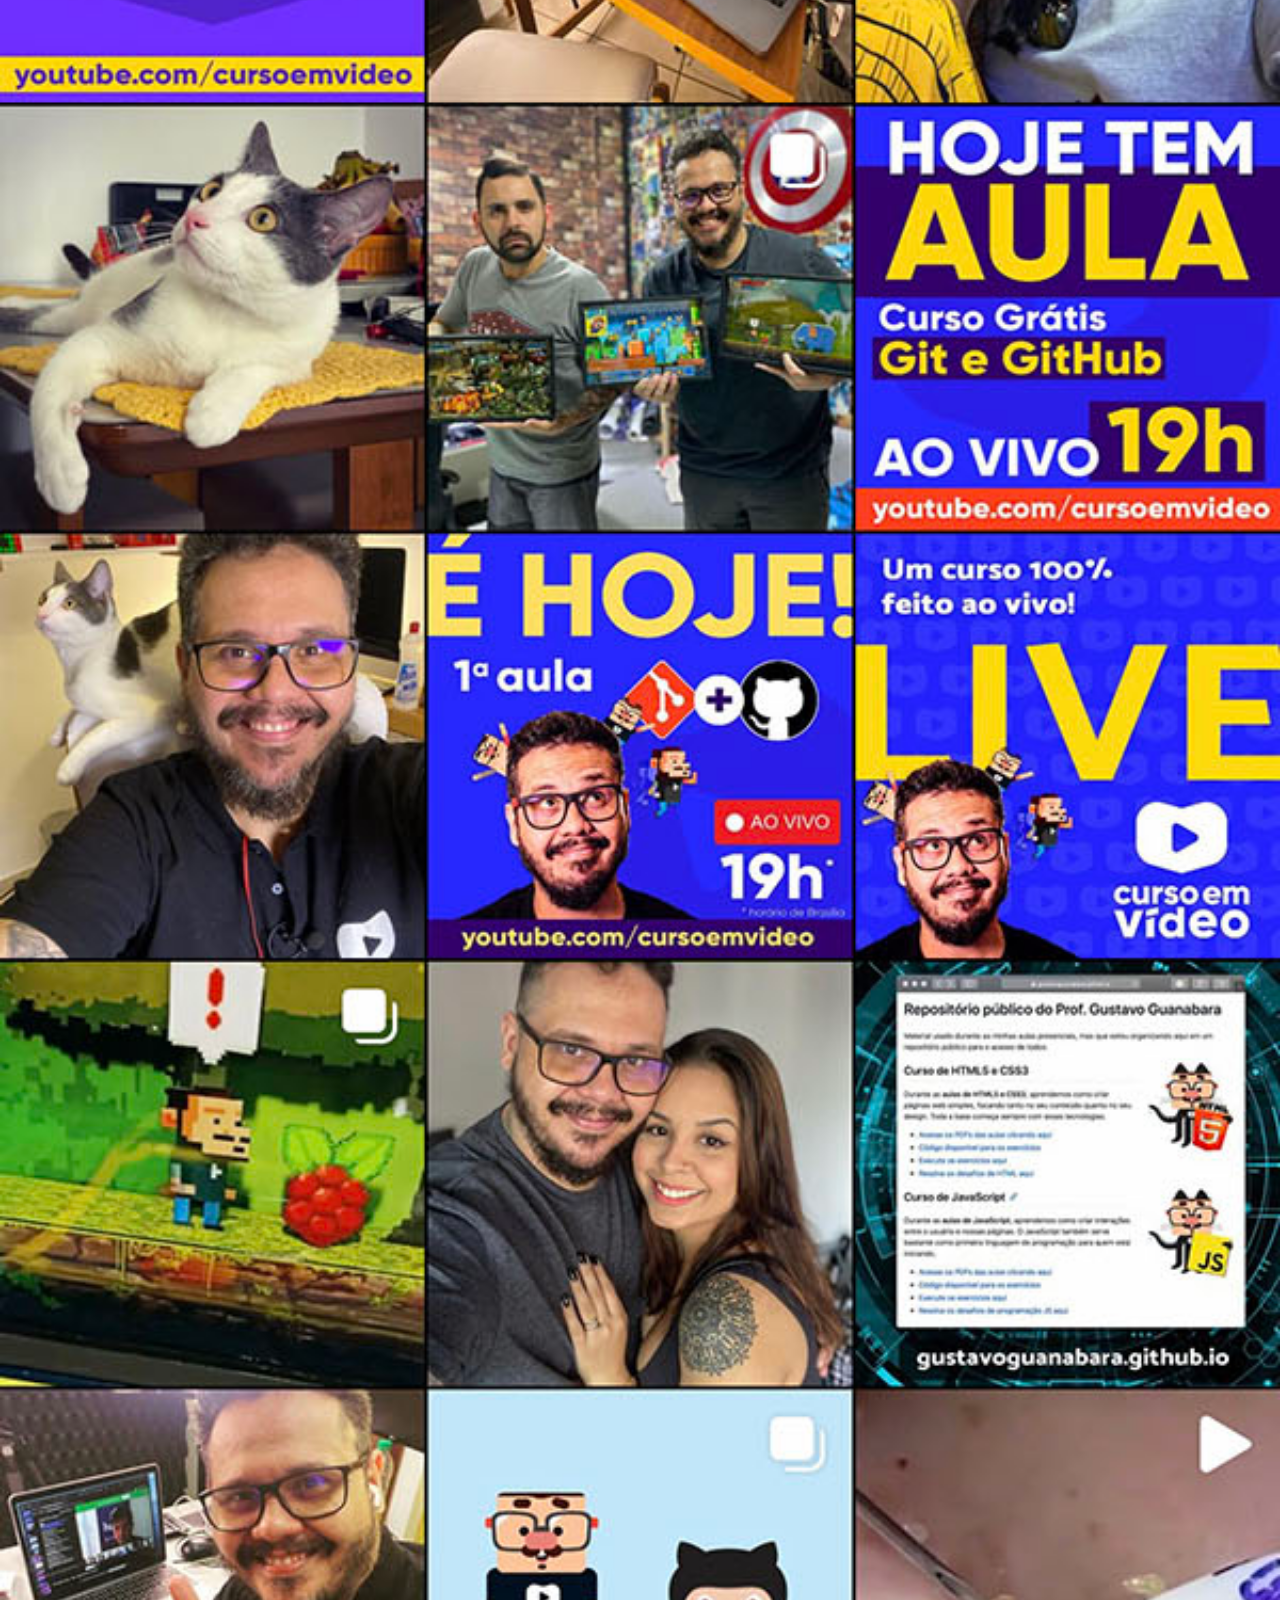
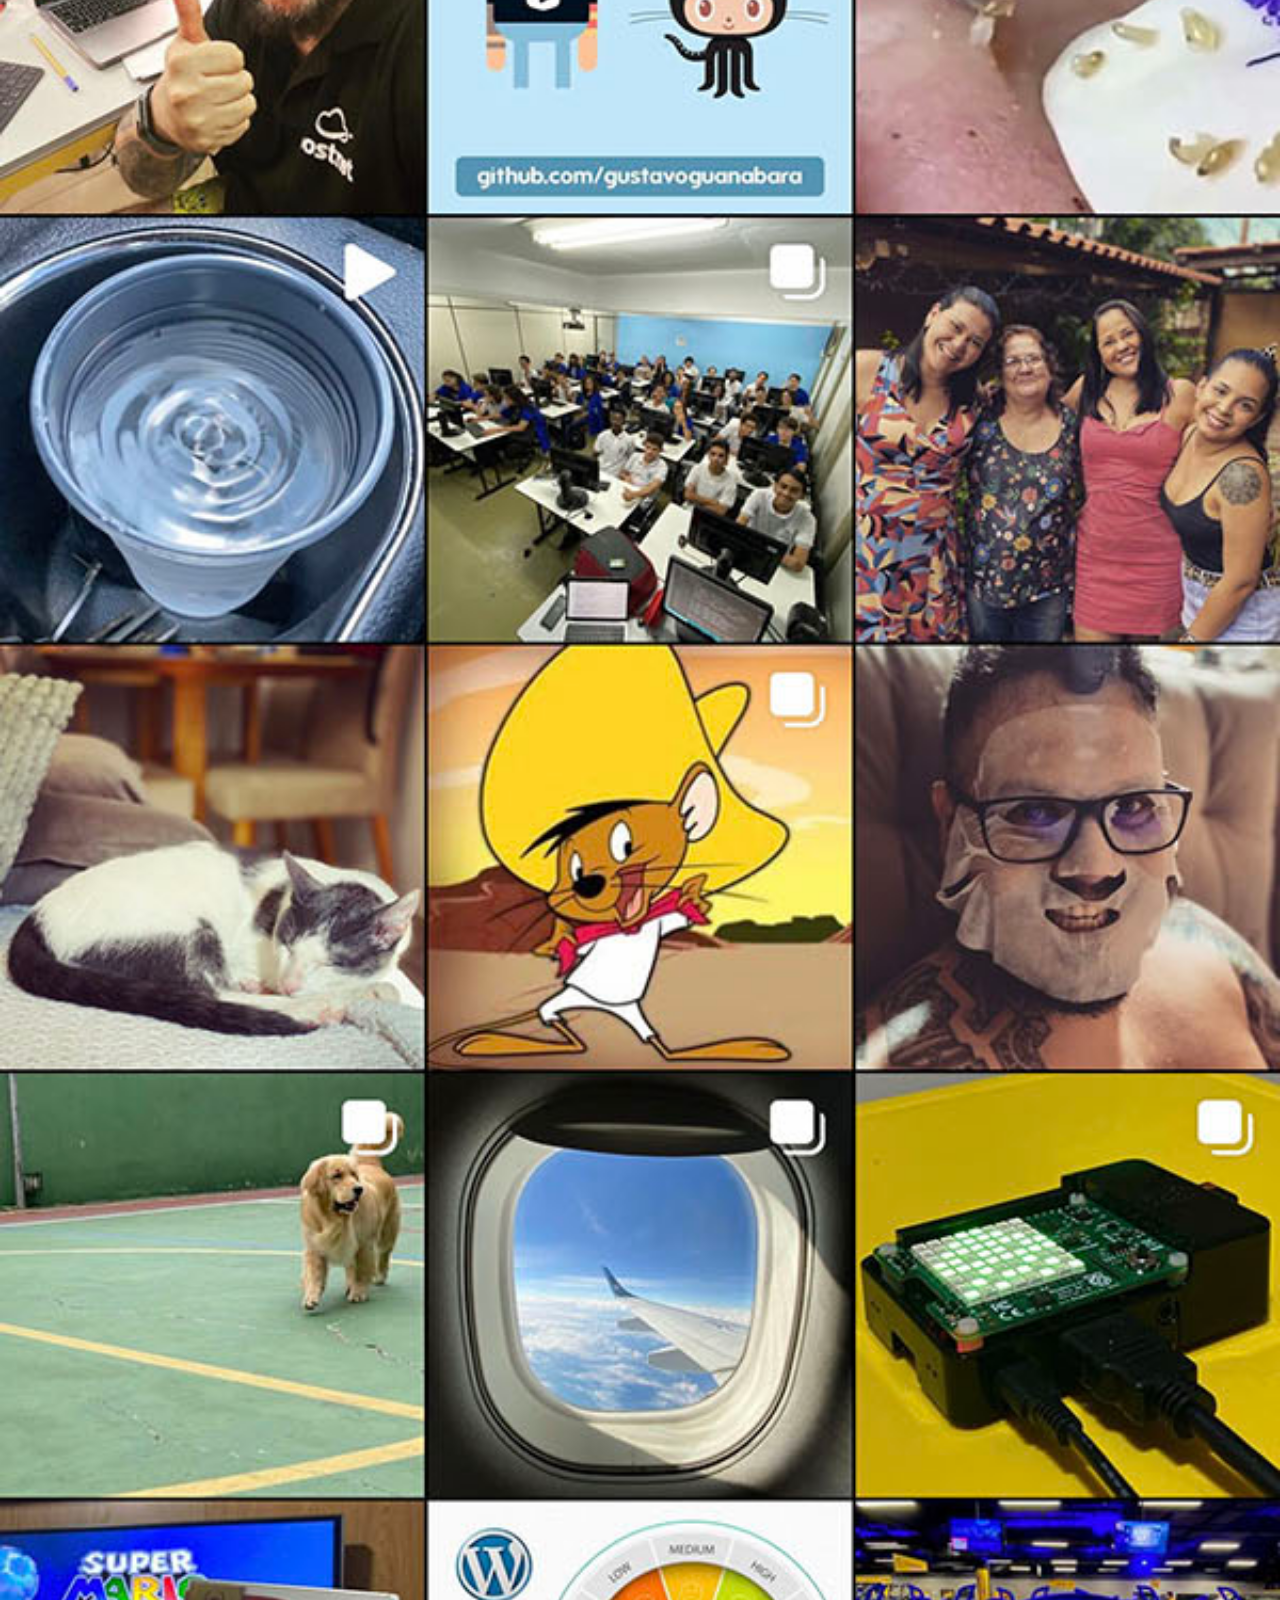
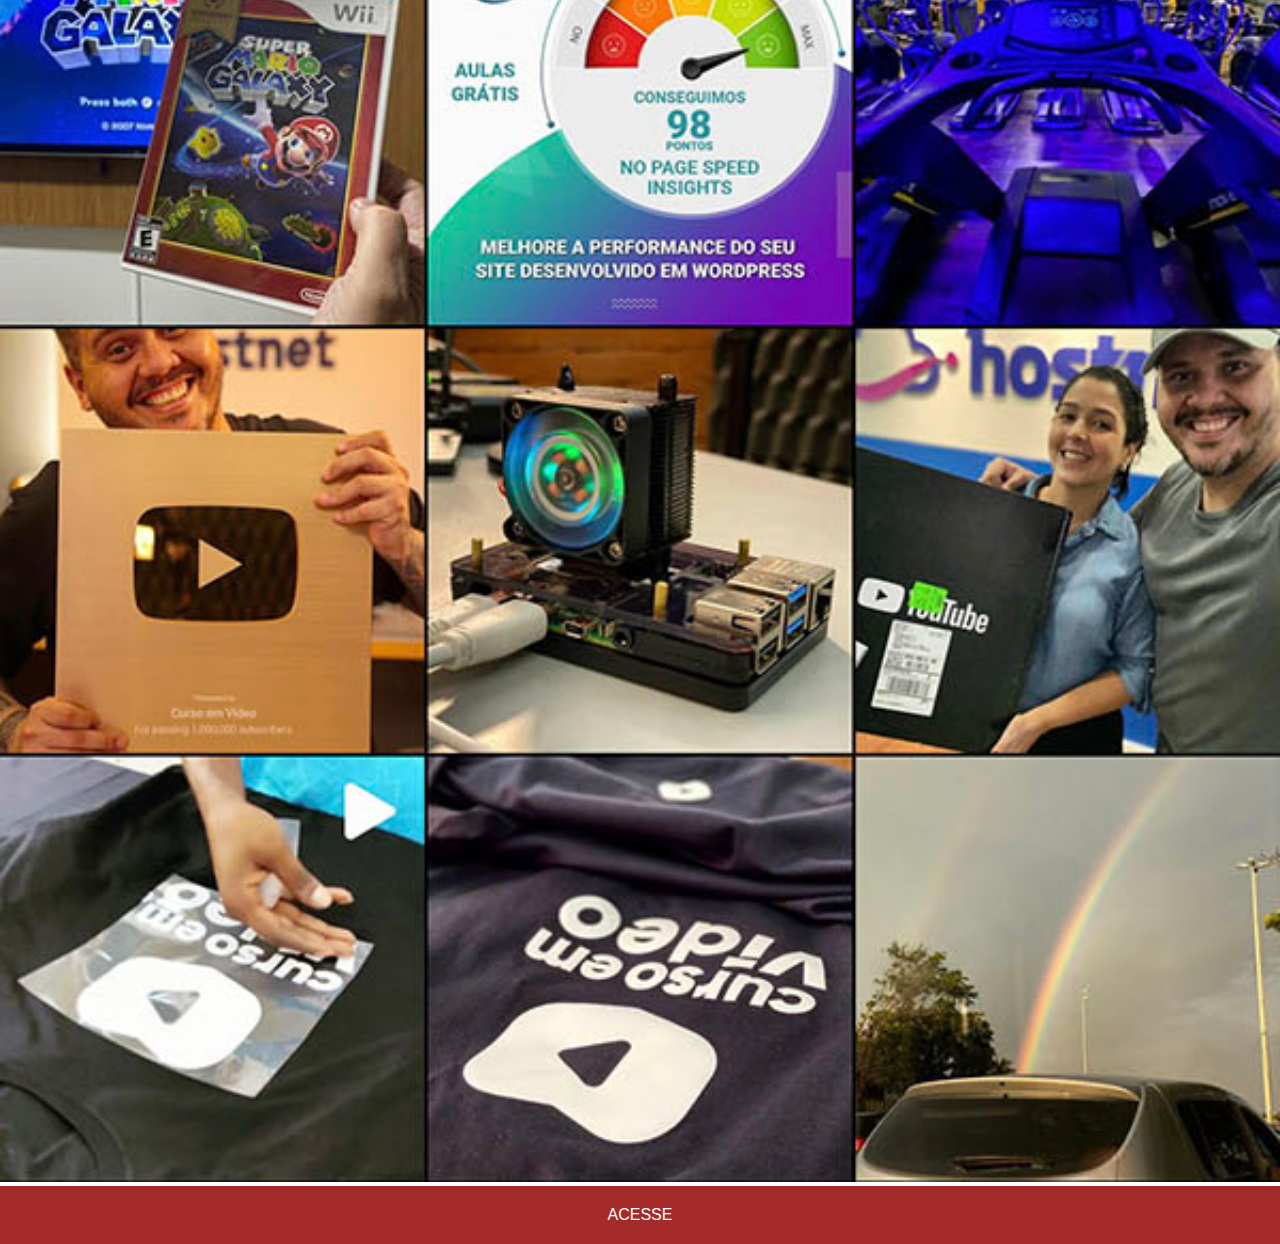
<file: instagram.html>
<!DOCTYPE html>
<html lang="pt-br">
<head>
    <meta charset="UTF-8">
    <meta http-equiv="X-UA-Compatible" content="IE=edge">
    <meta name="viewport" content="width=device-width, initial-scale=1.0">
    <title>instagram</title>
    <link rel="stylesheet" href="estilo/social.css">
</head>
<body>
    <img src="imagens/tela-instagram.jpg" alt="instagram">
    <a href="https://www.instagram.com/gustavoguanabara/" target="_blank">ACESSE</a>
</body>
</html>
</file>
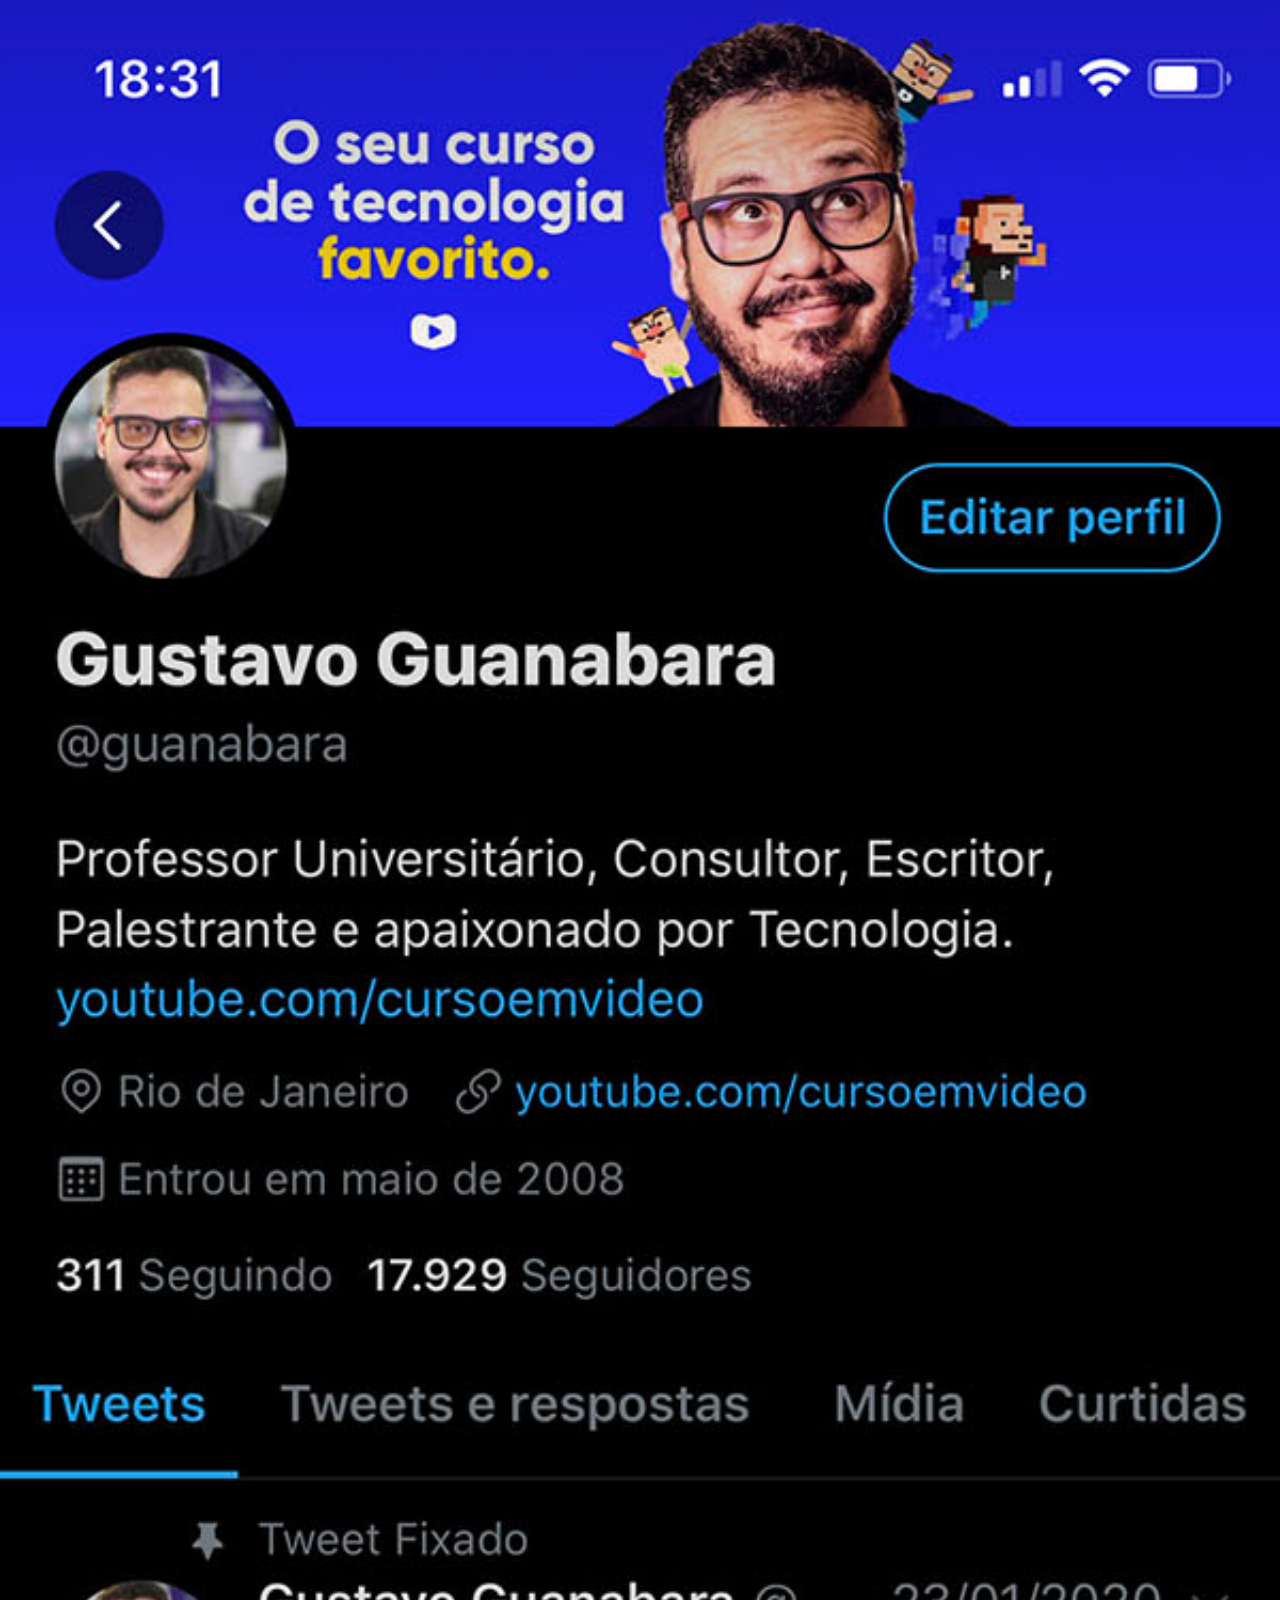
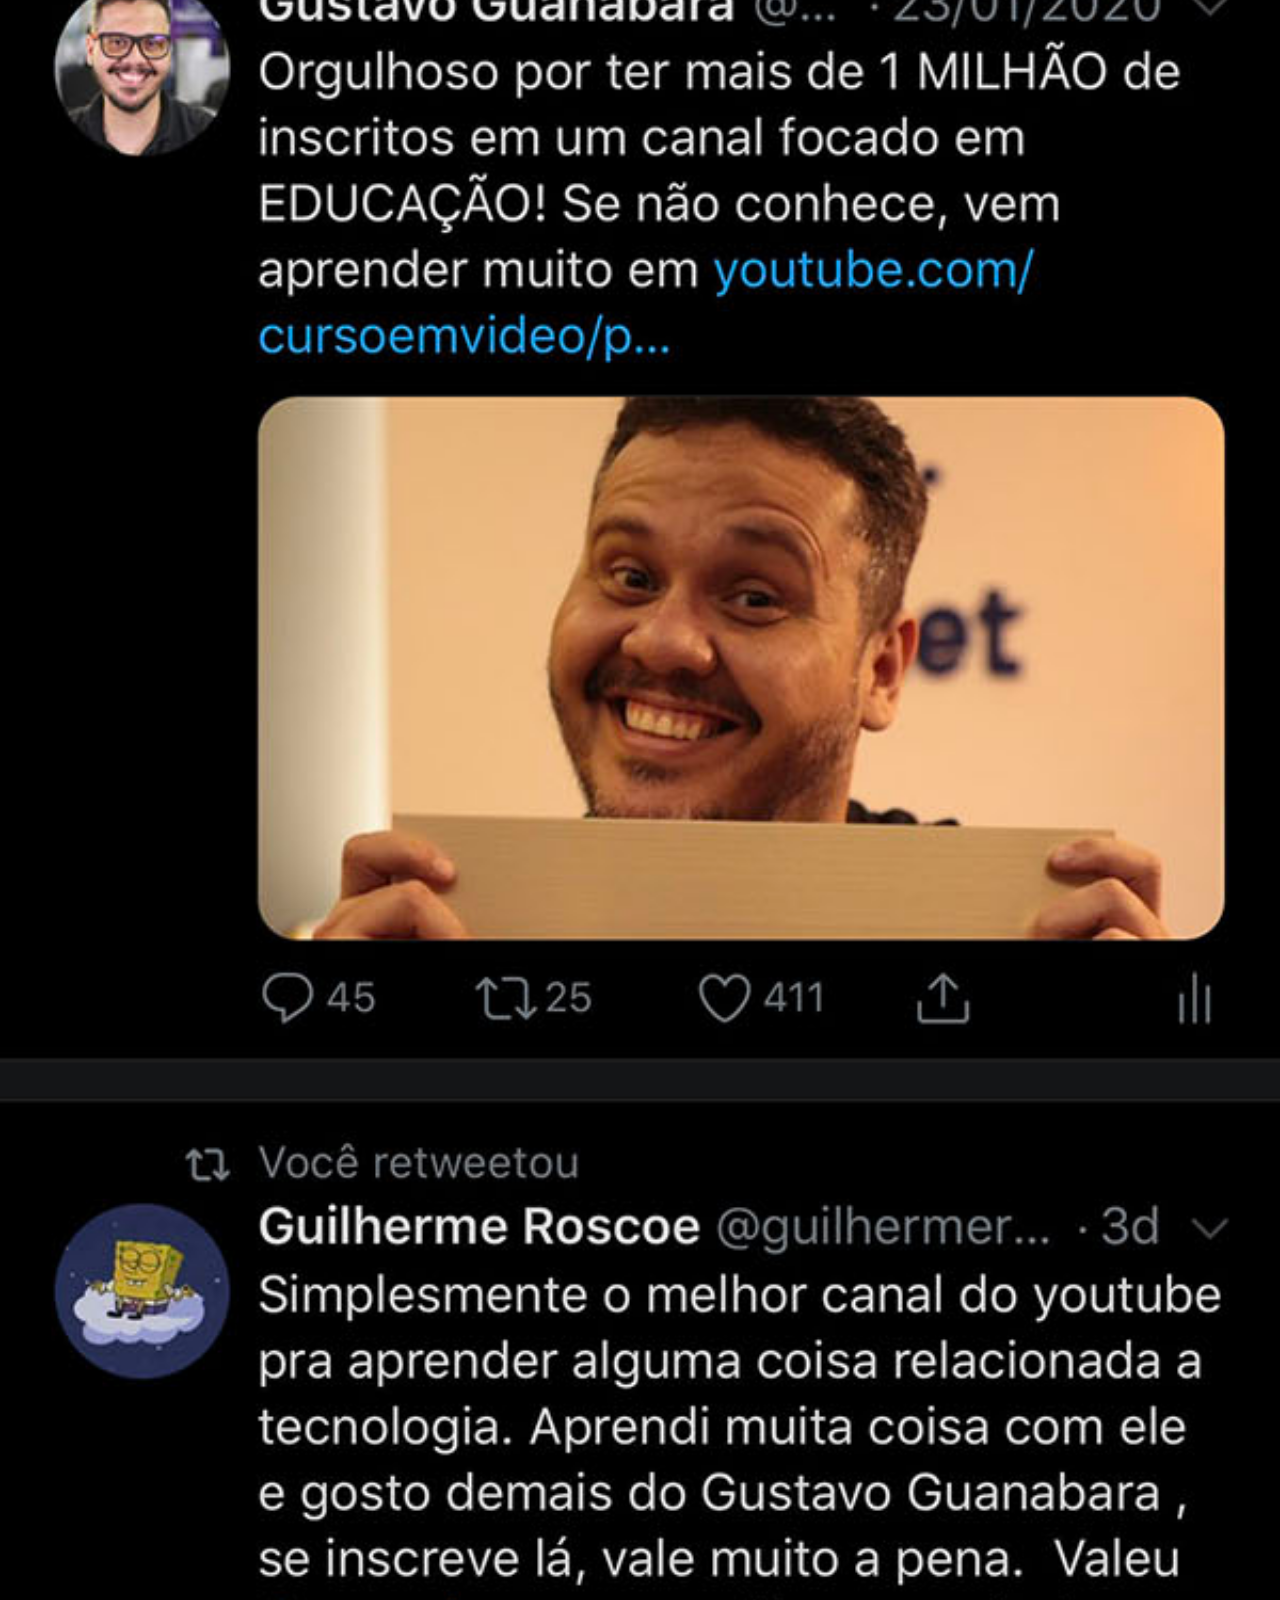
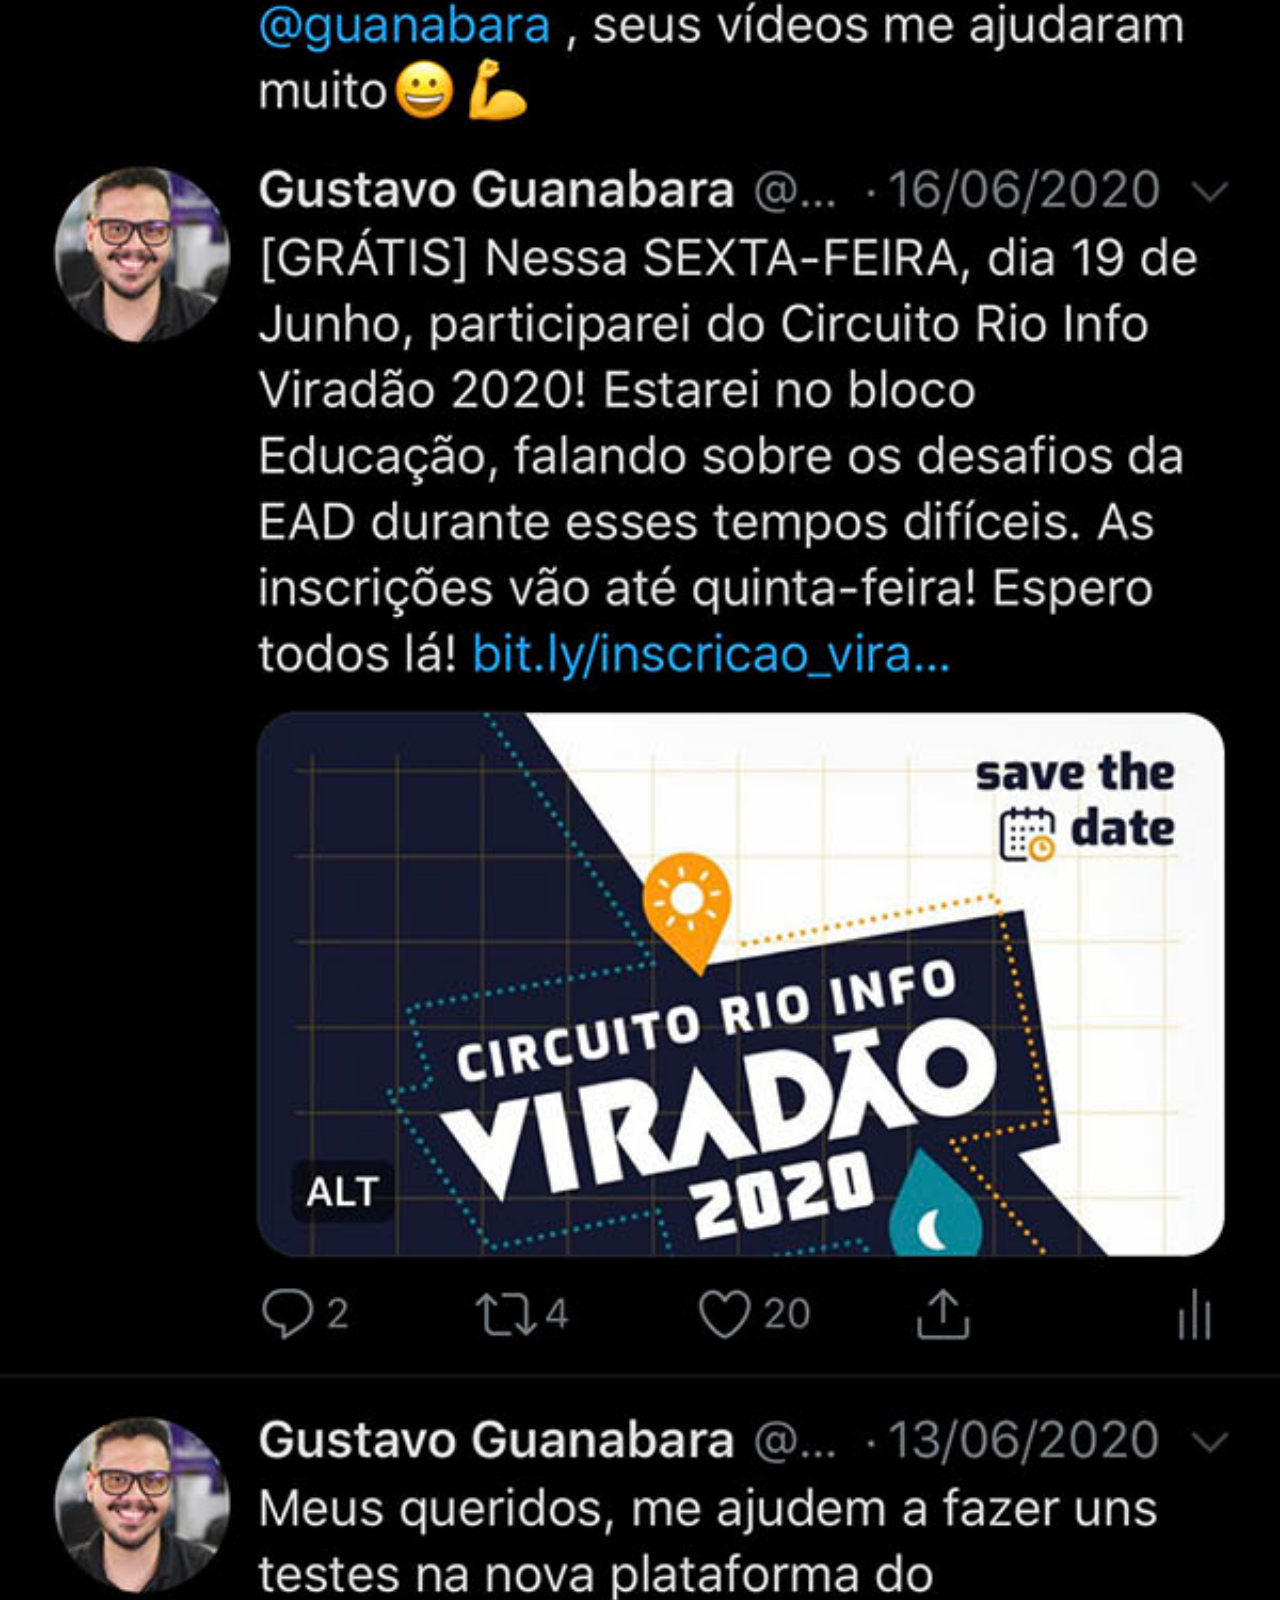
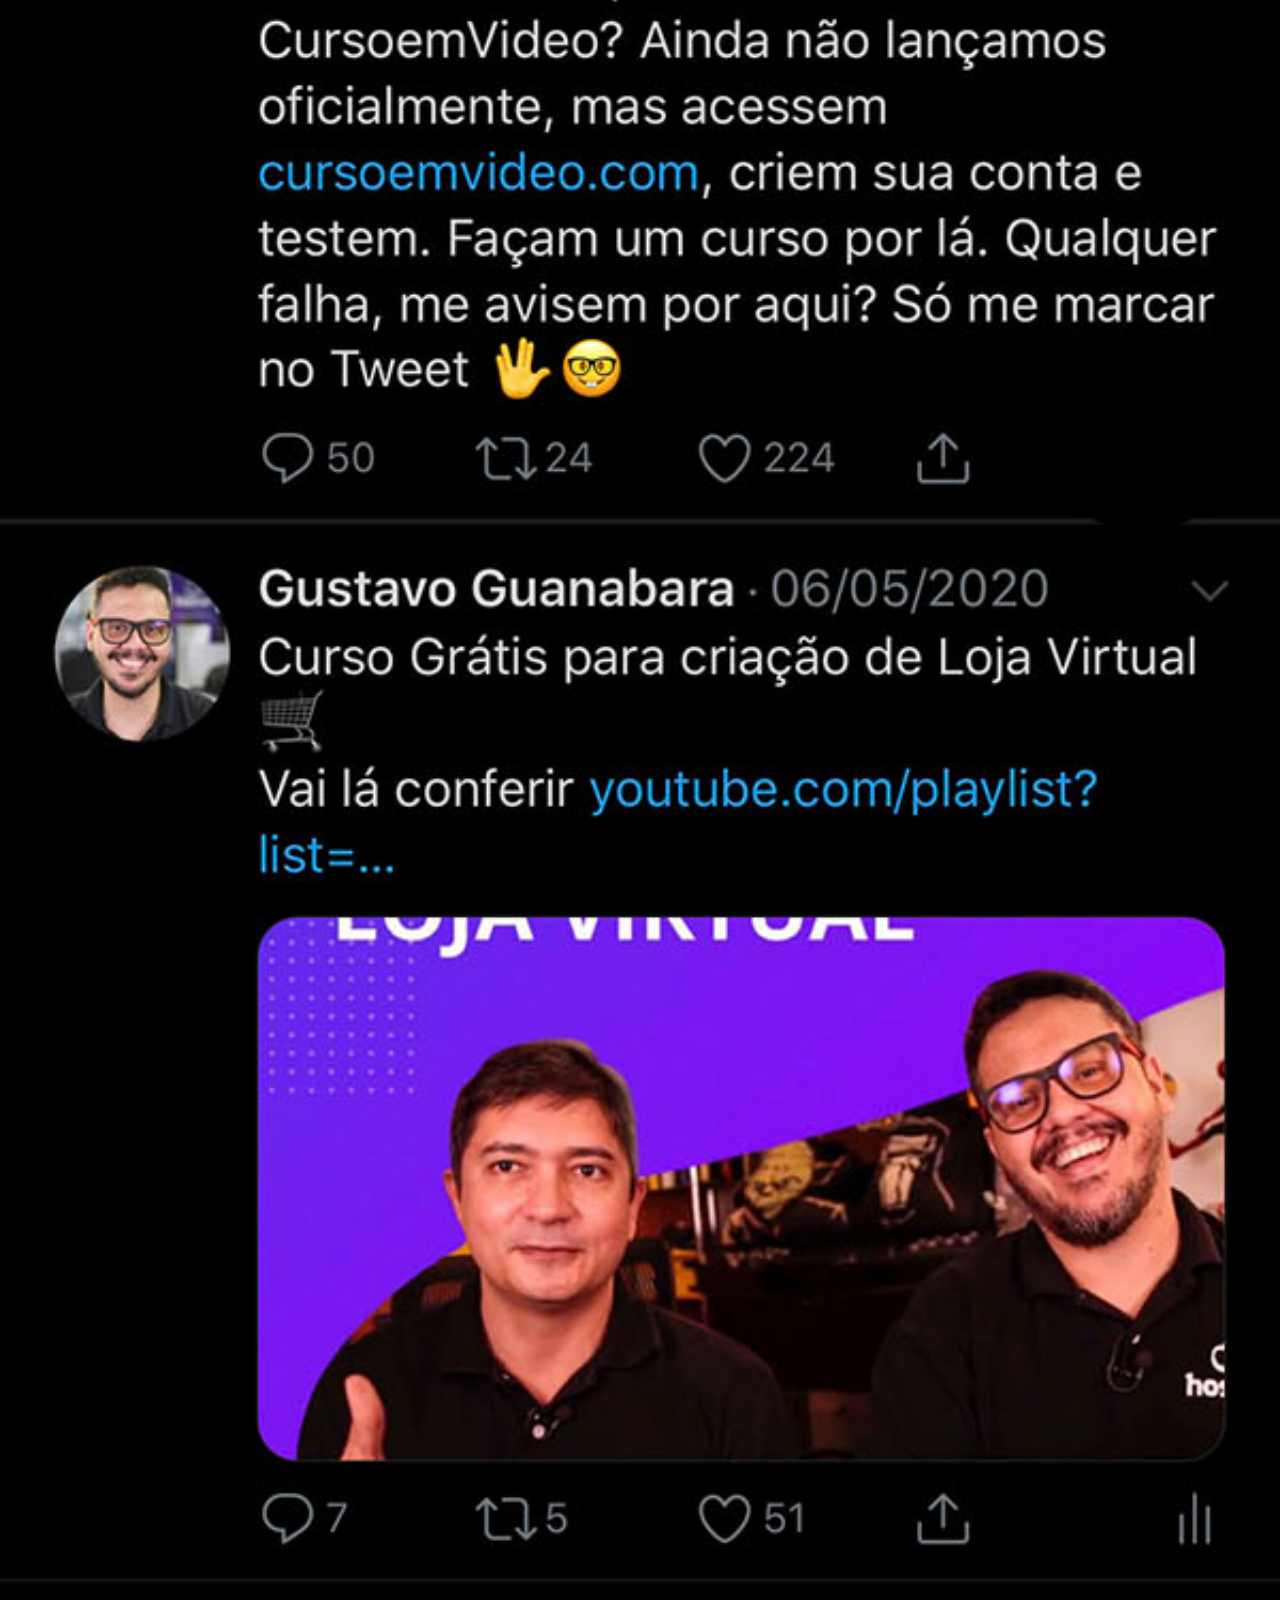
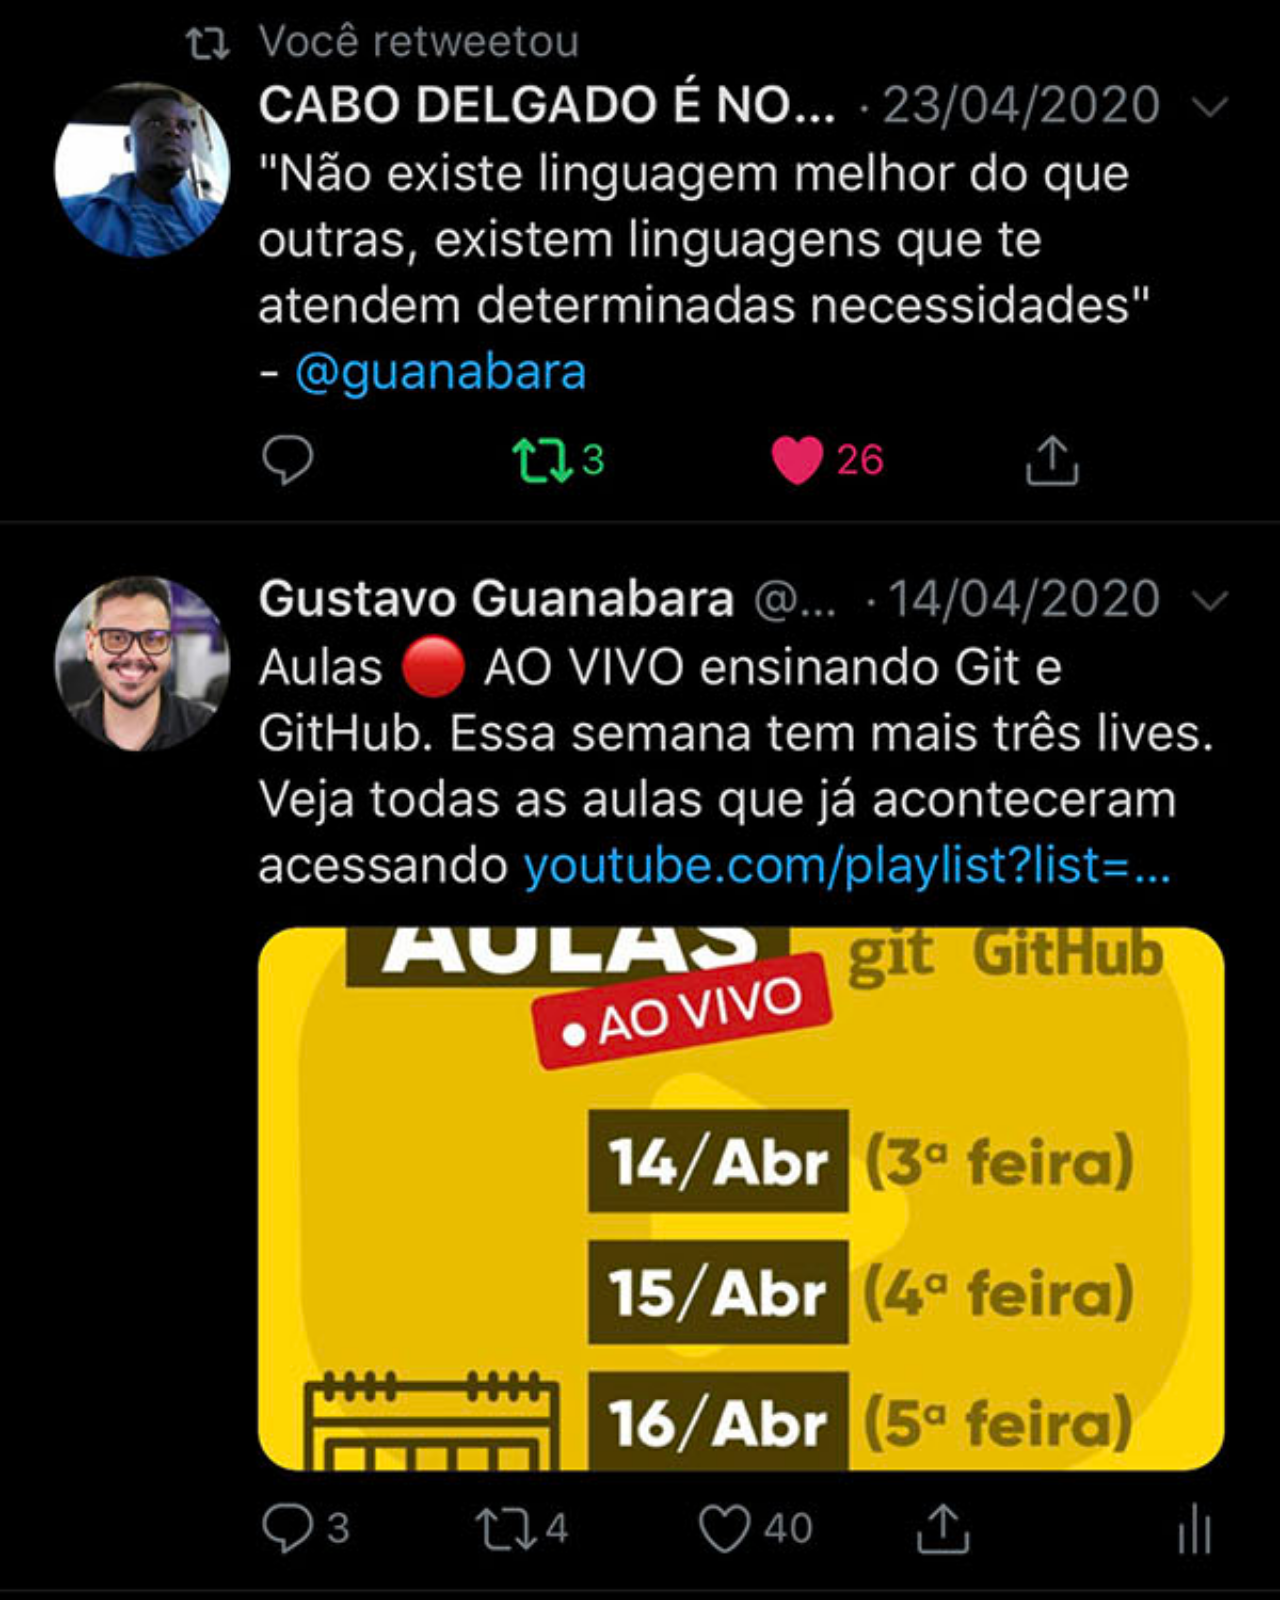
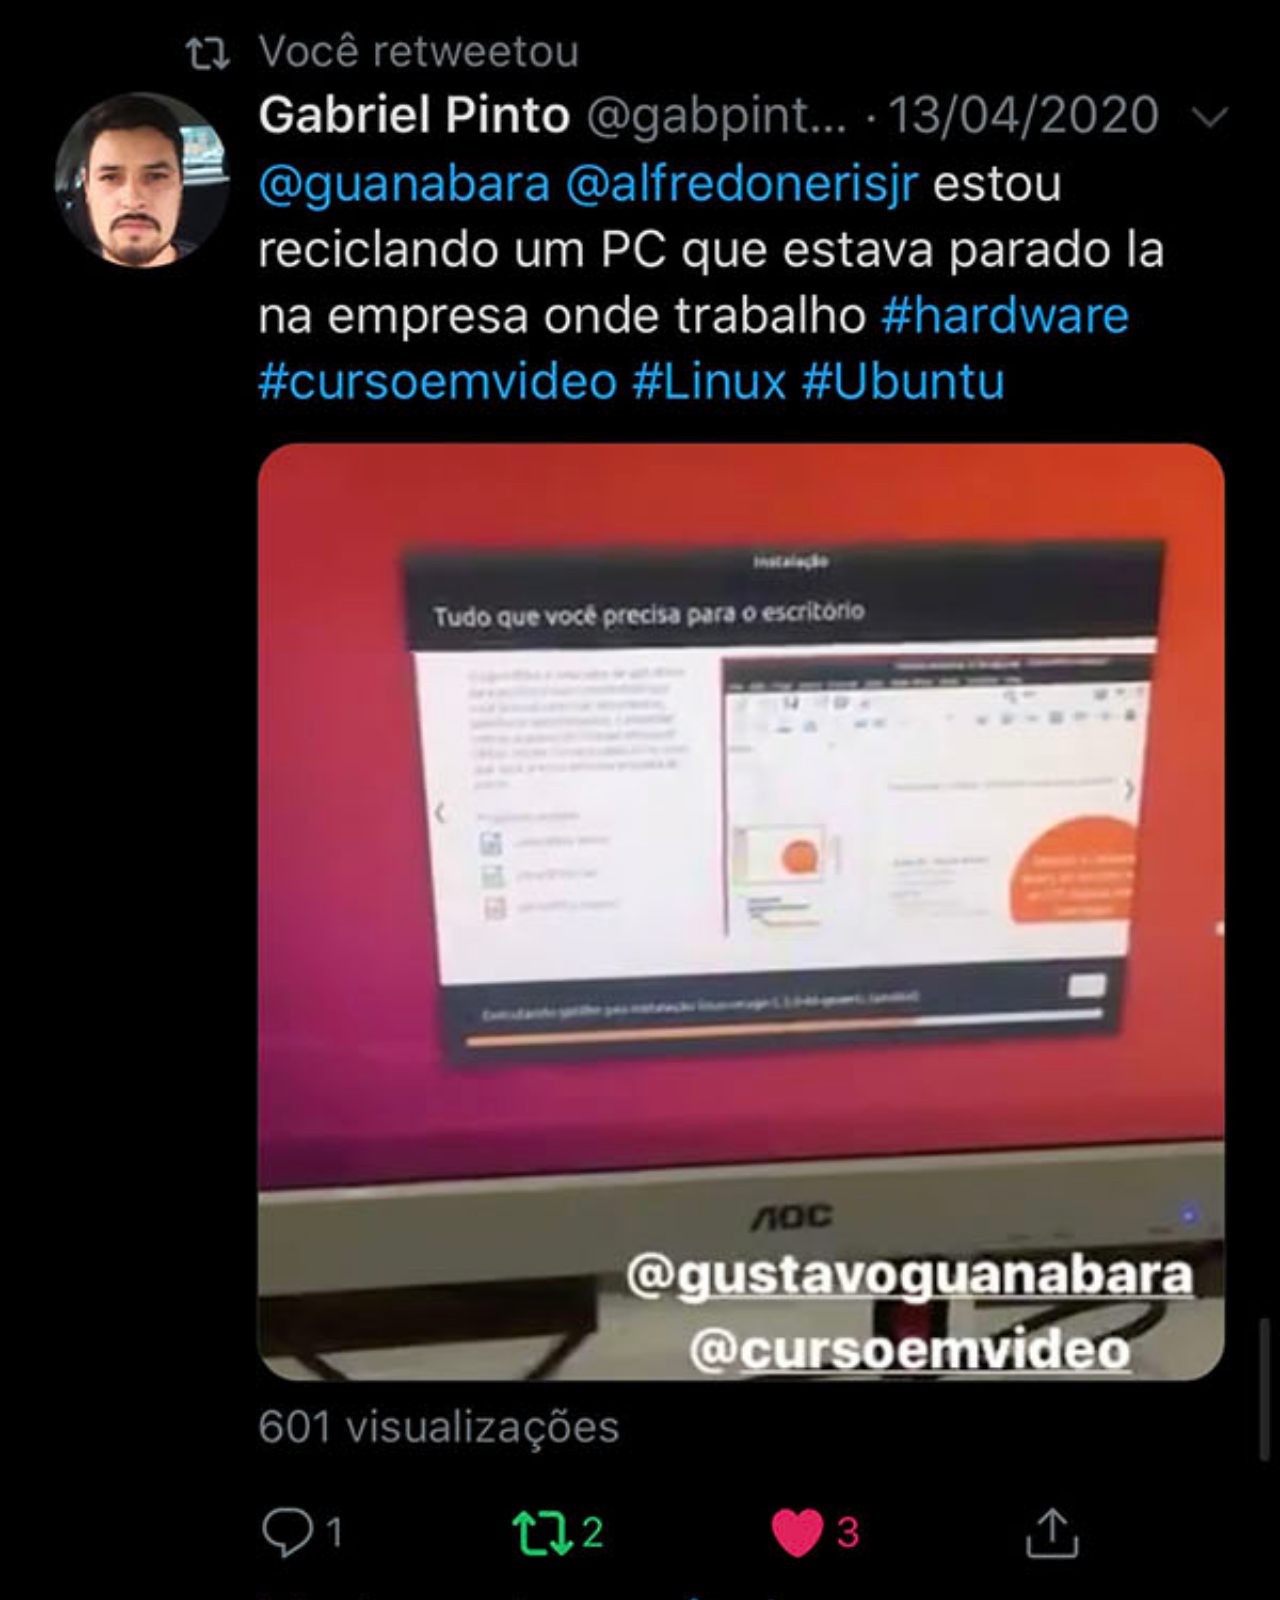
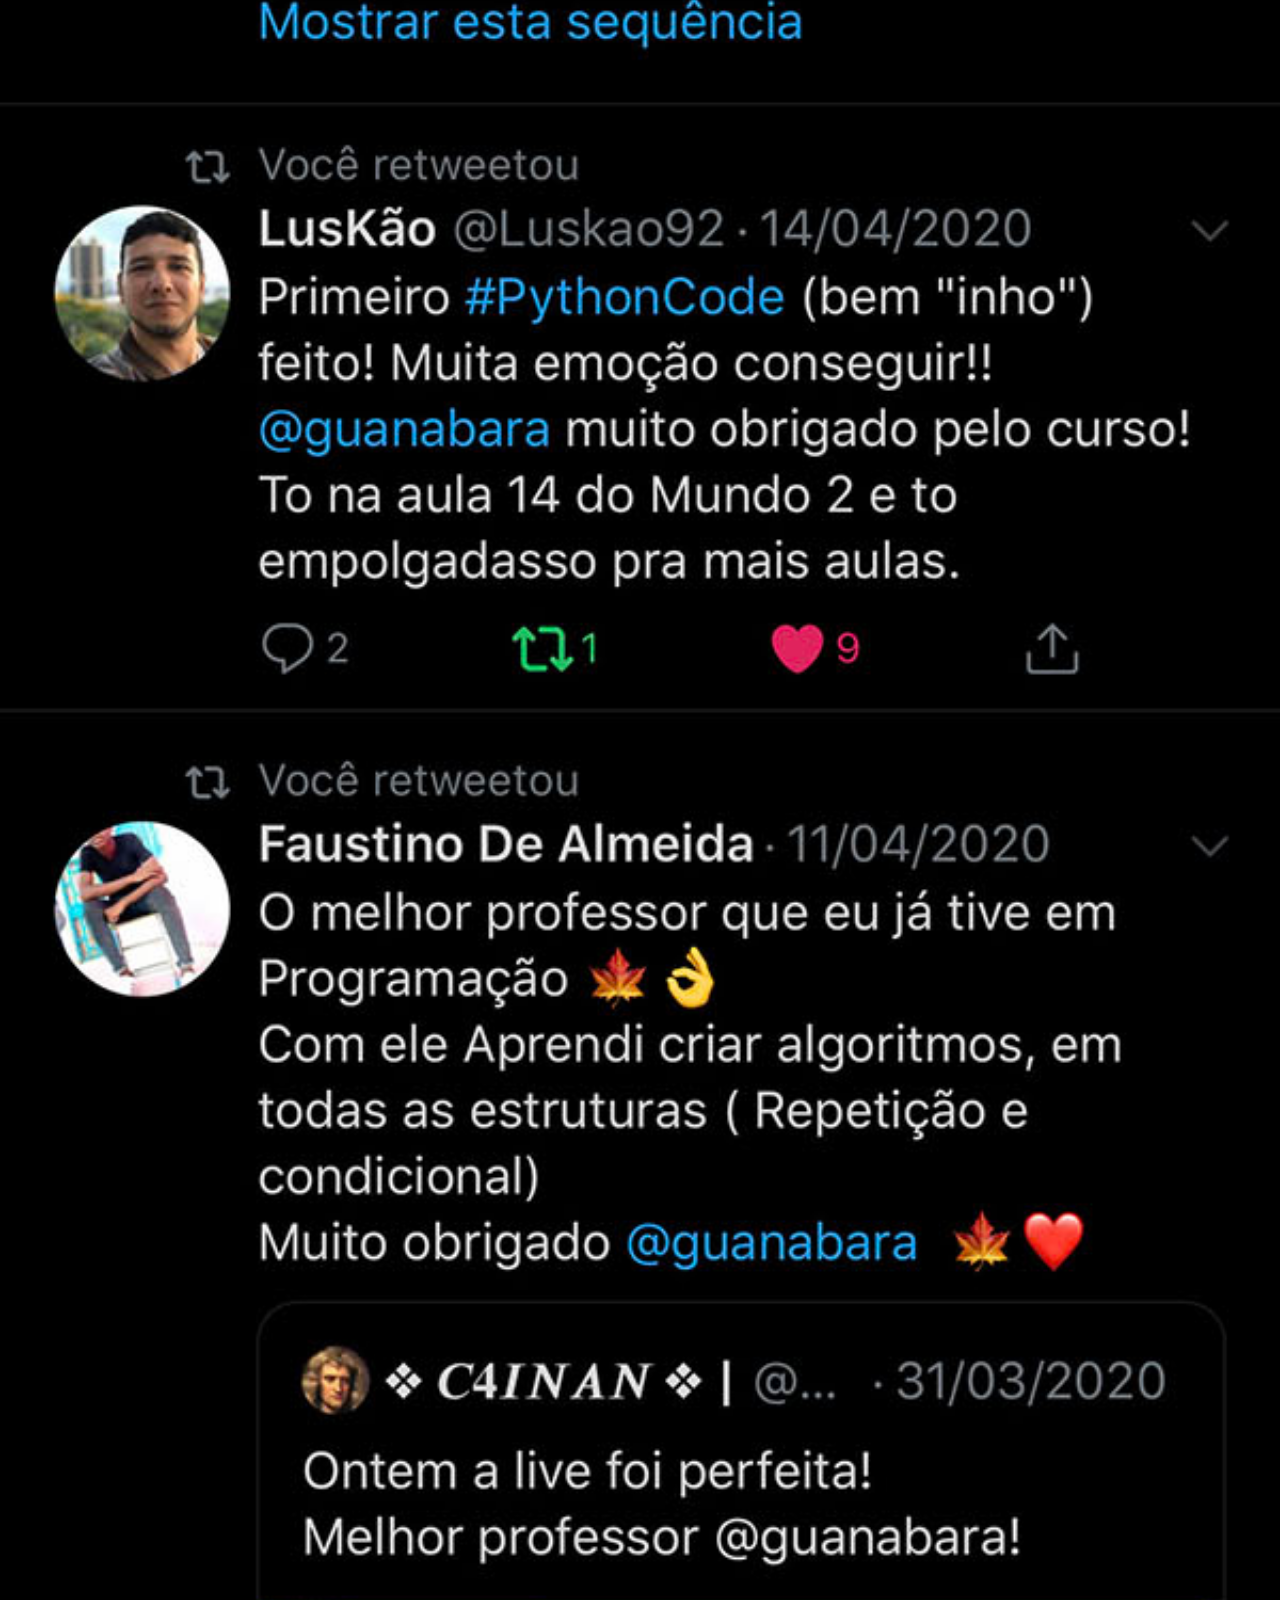
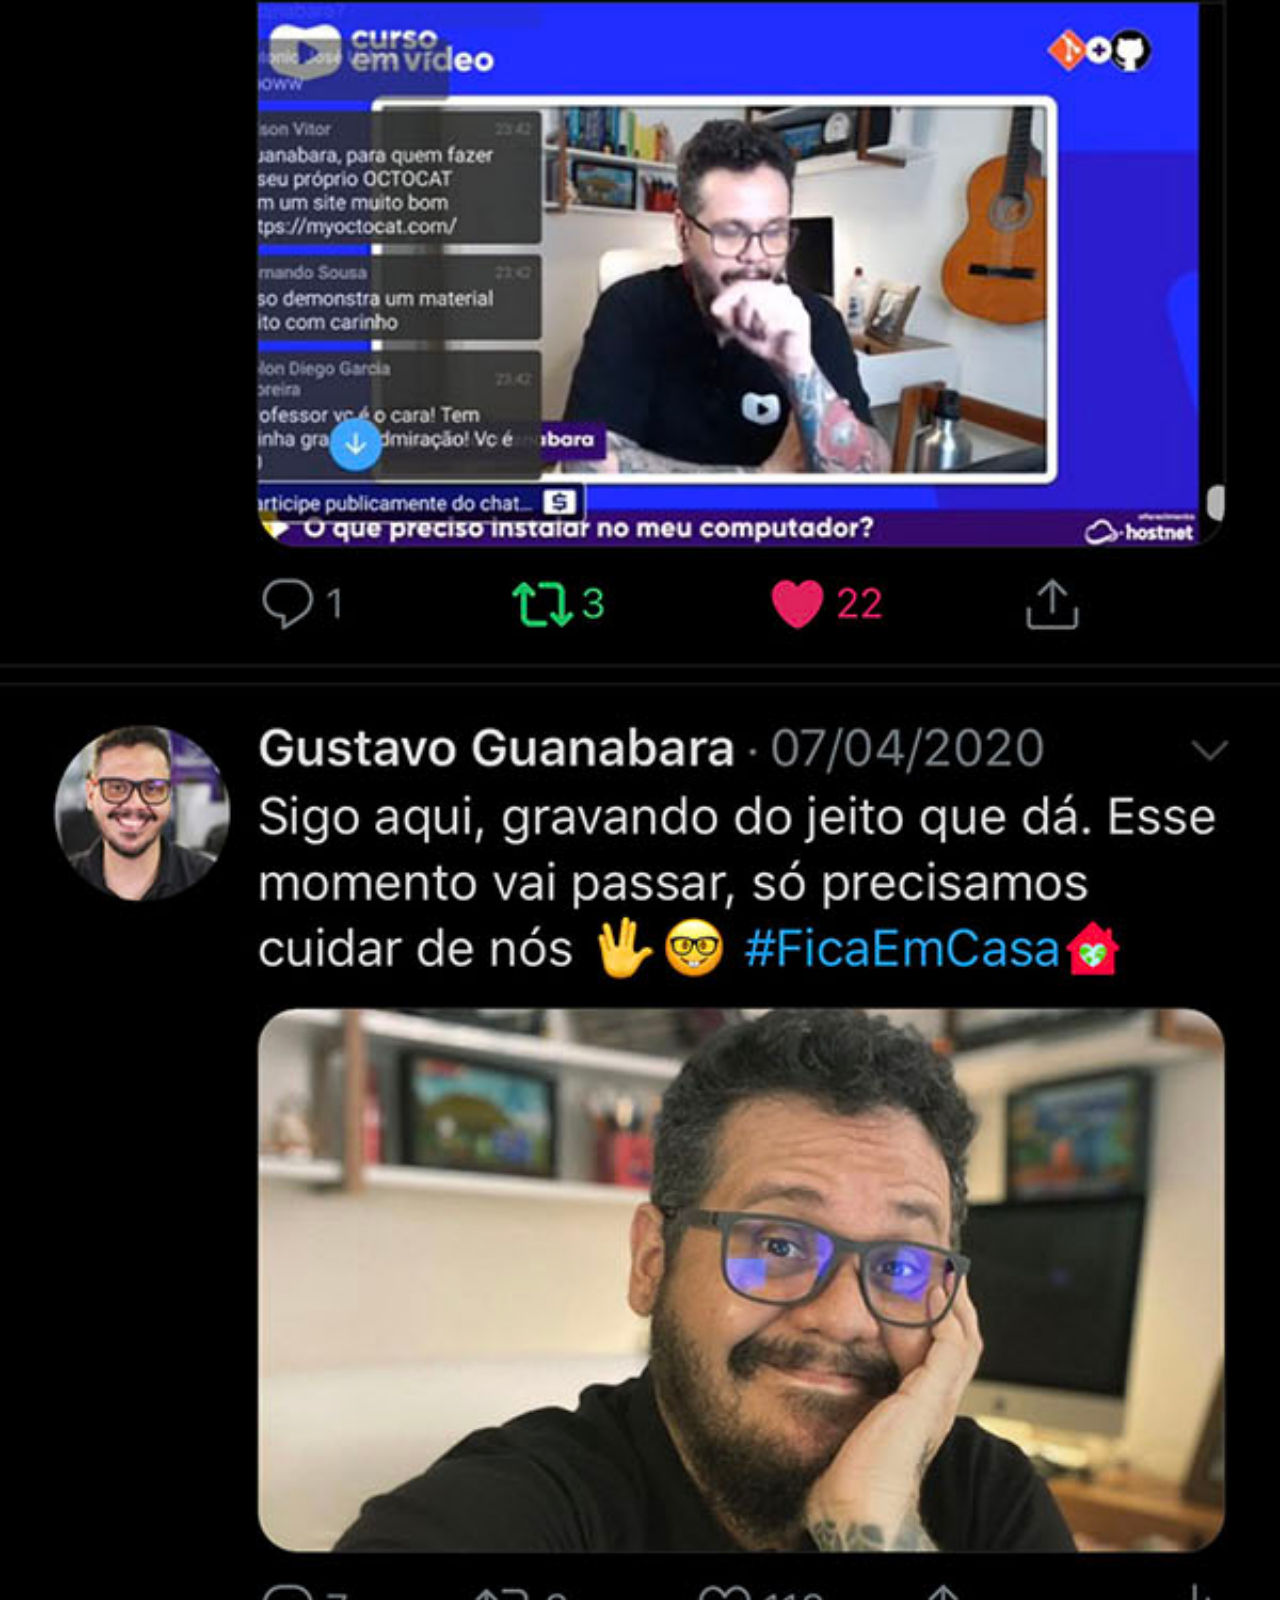
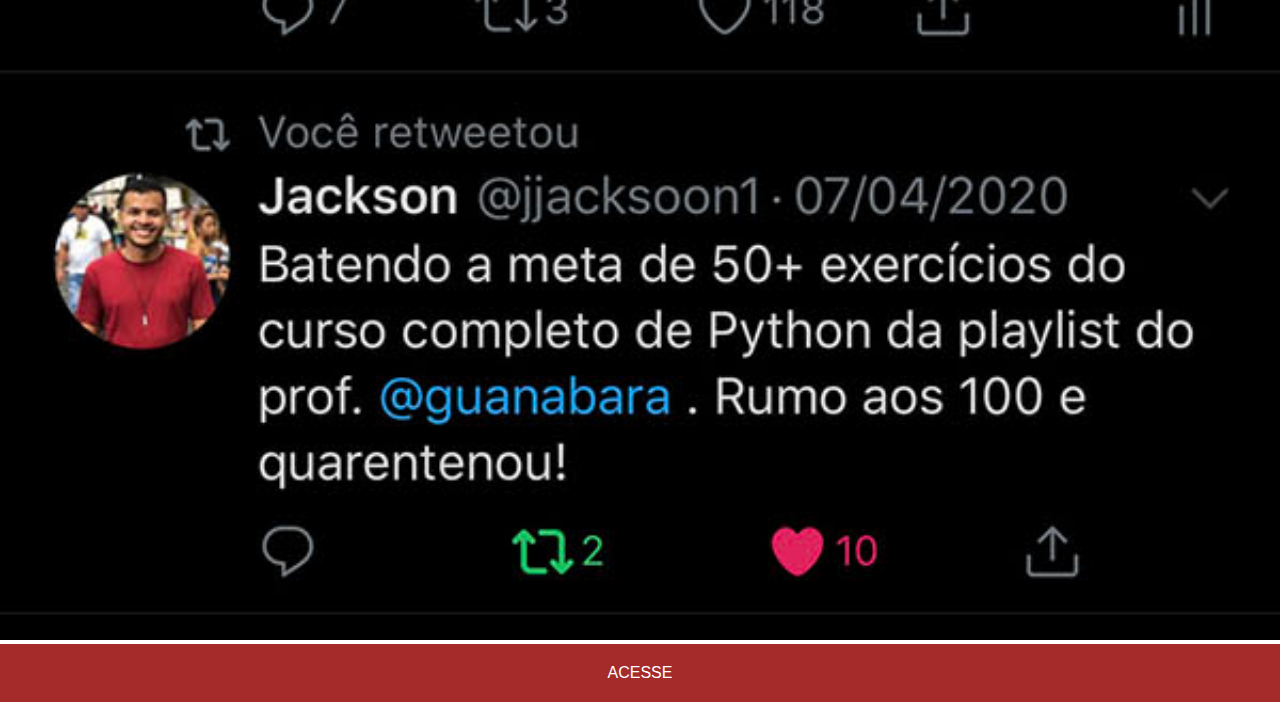
<file: twitter.html>
<!DOCTYPE html>
<html lang="pt-br">
<head>
    <meta charset="UTF-8">
    <meta http-equiv="X-UA-Compatible" content="IE=edge">
    <meta name="viewport" content="width=device-width, initial-scale=1.0">
    <title>twitter</title>
    <link rel="stylesheet" href="estilo/social.css">
</head>
<body>
    <img src="imagens/tela-twitter.jpg" alt="twitter">
    <a href="https://twitter.com/guanabara" target="_blank">ACESSE</a>
</body>
</html>
</file>
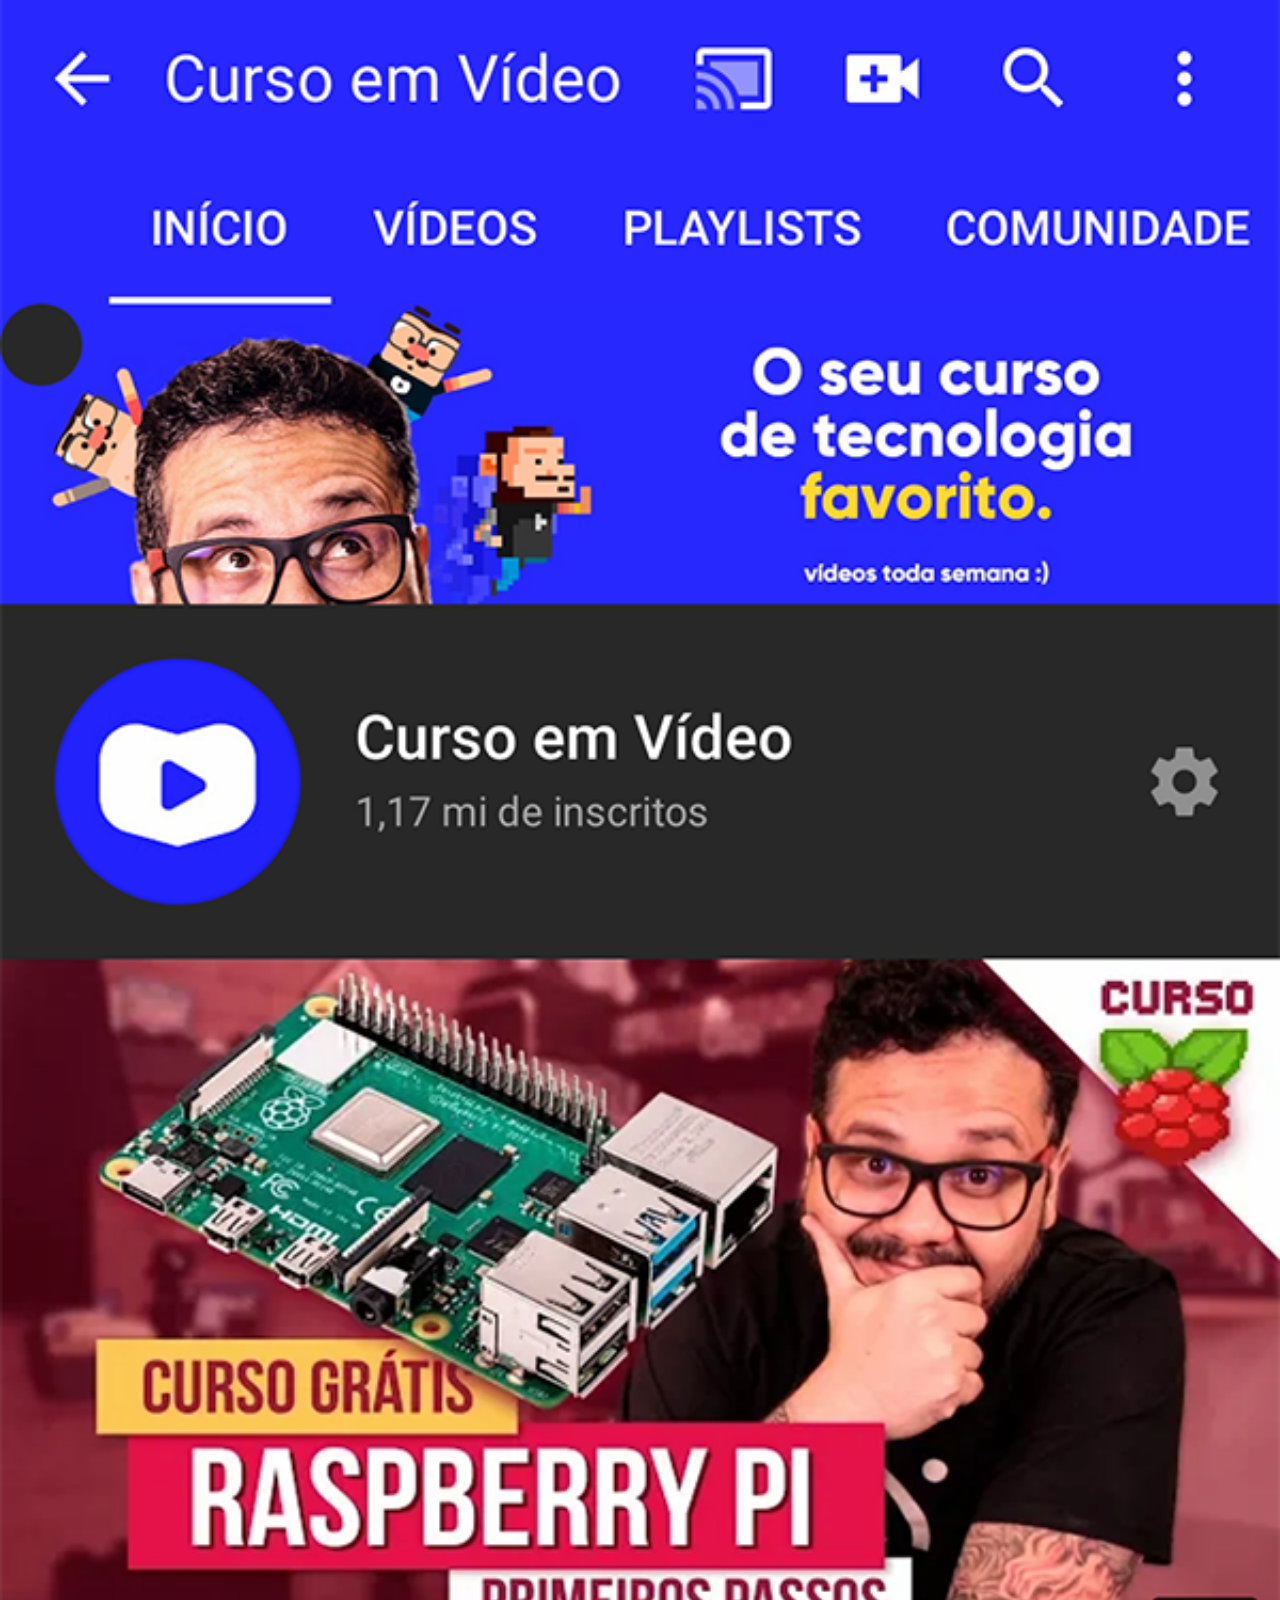
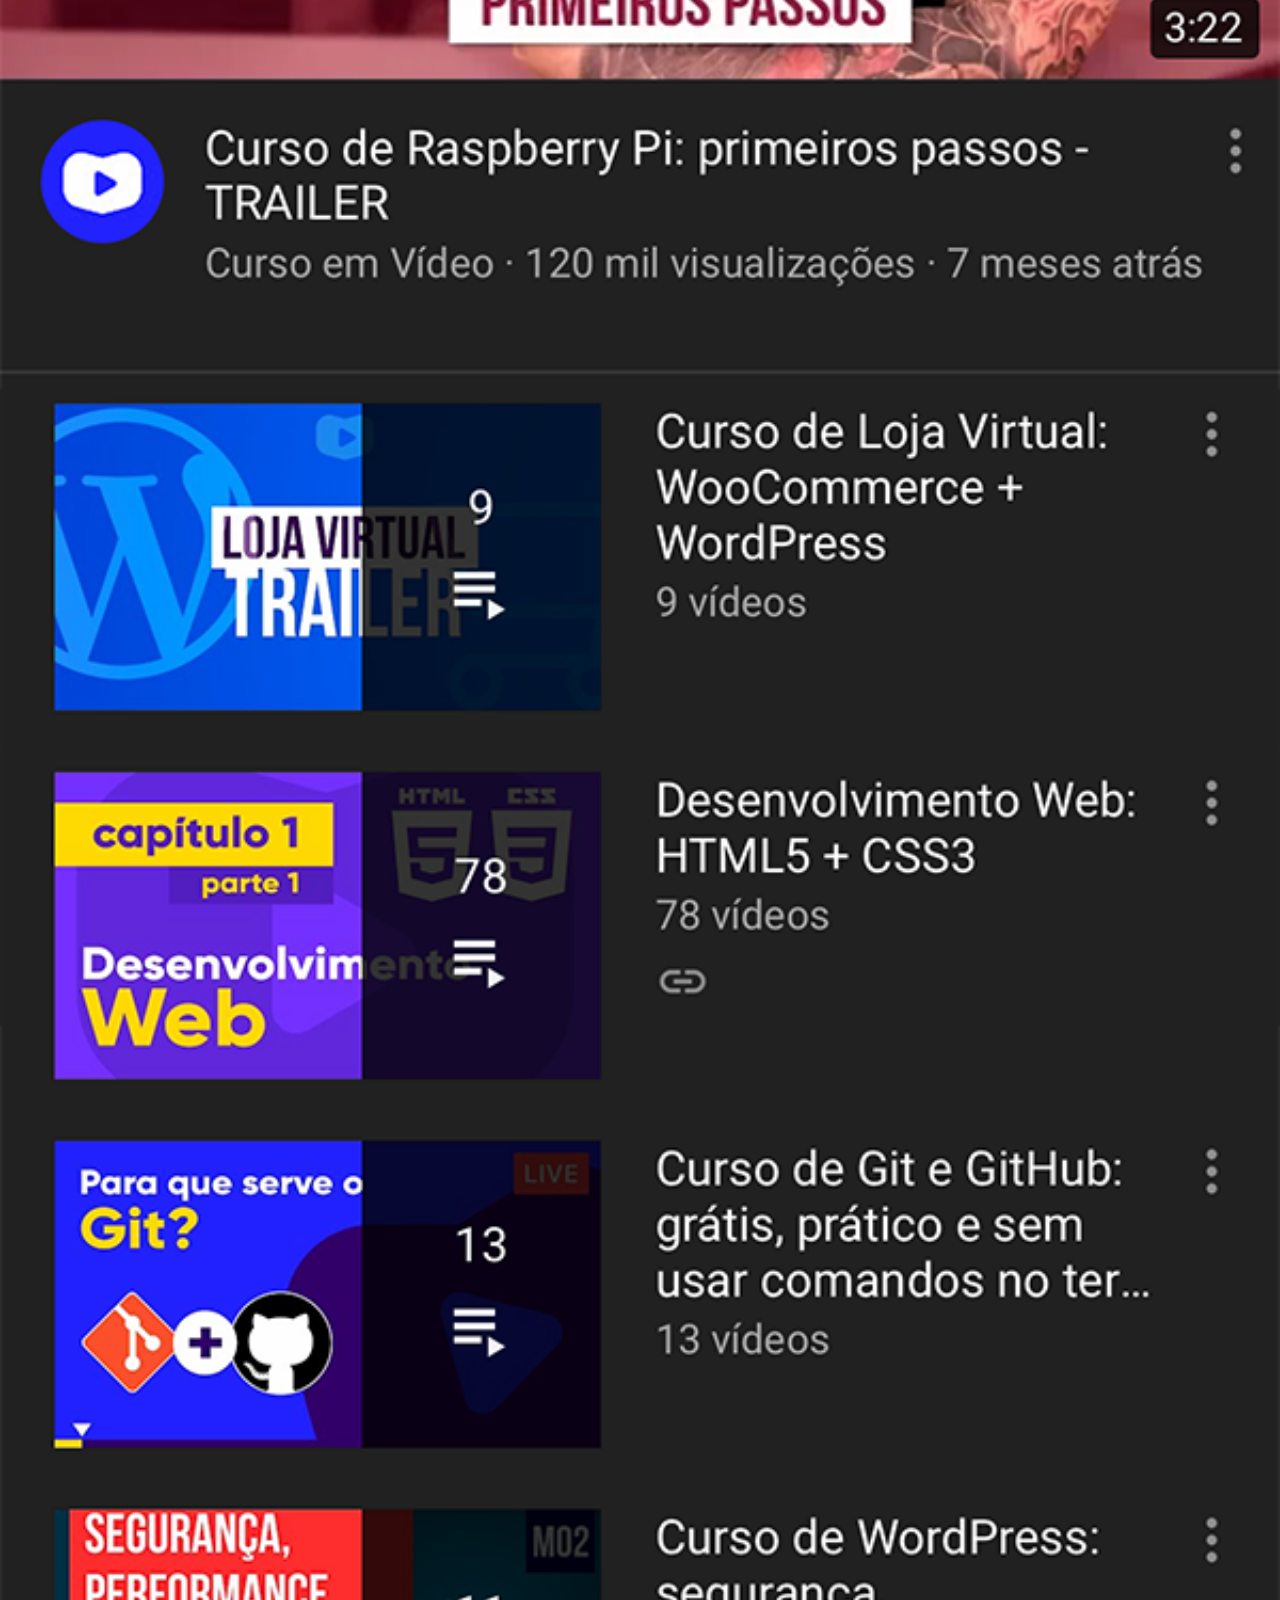
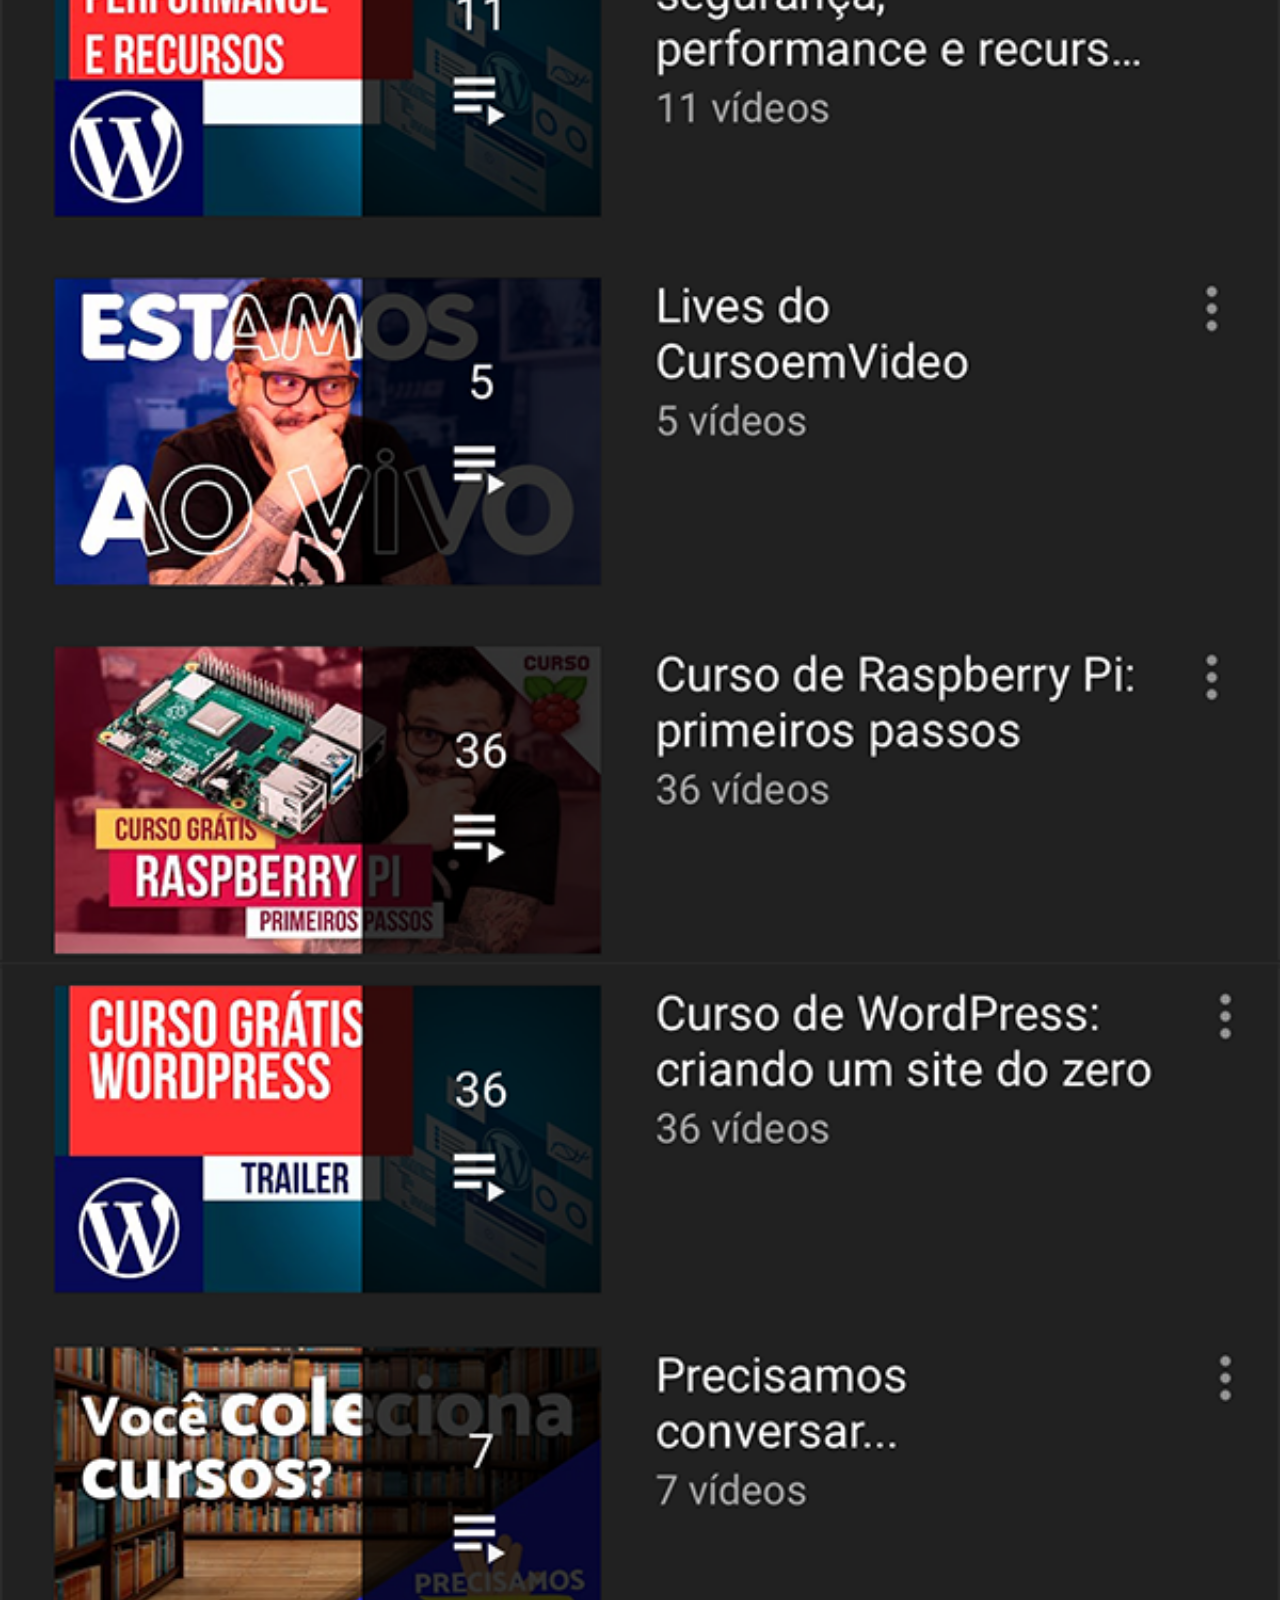
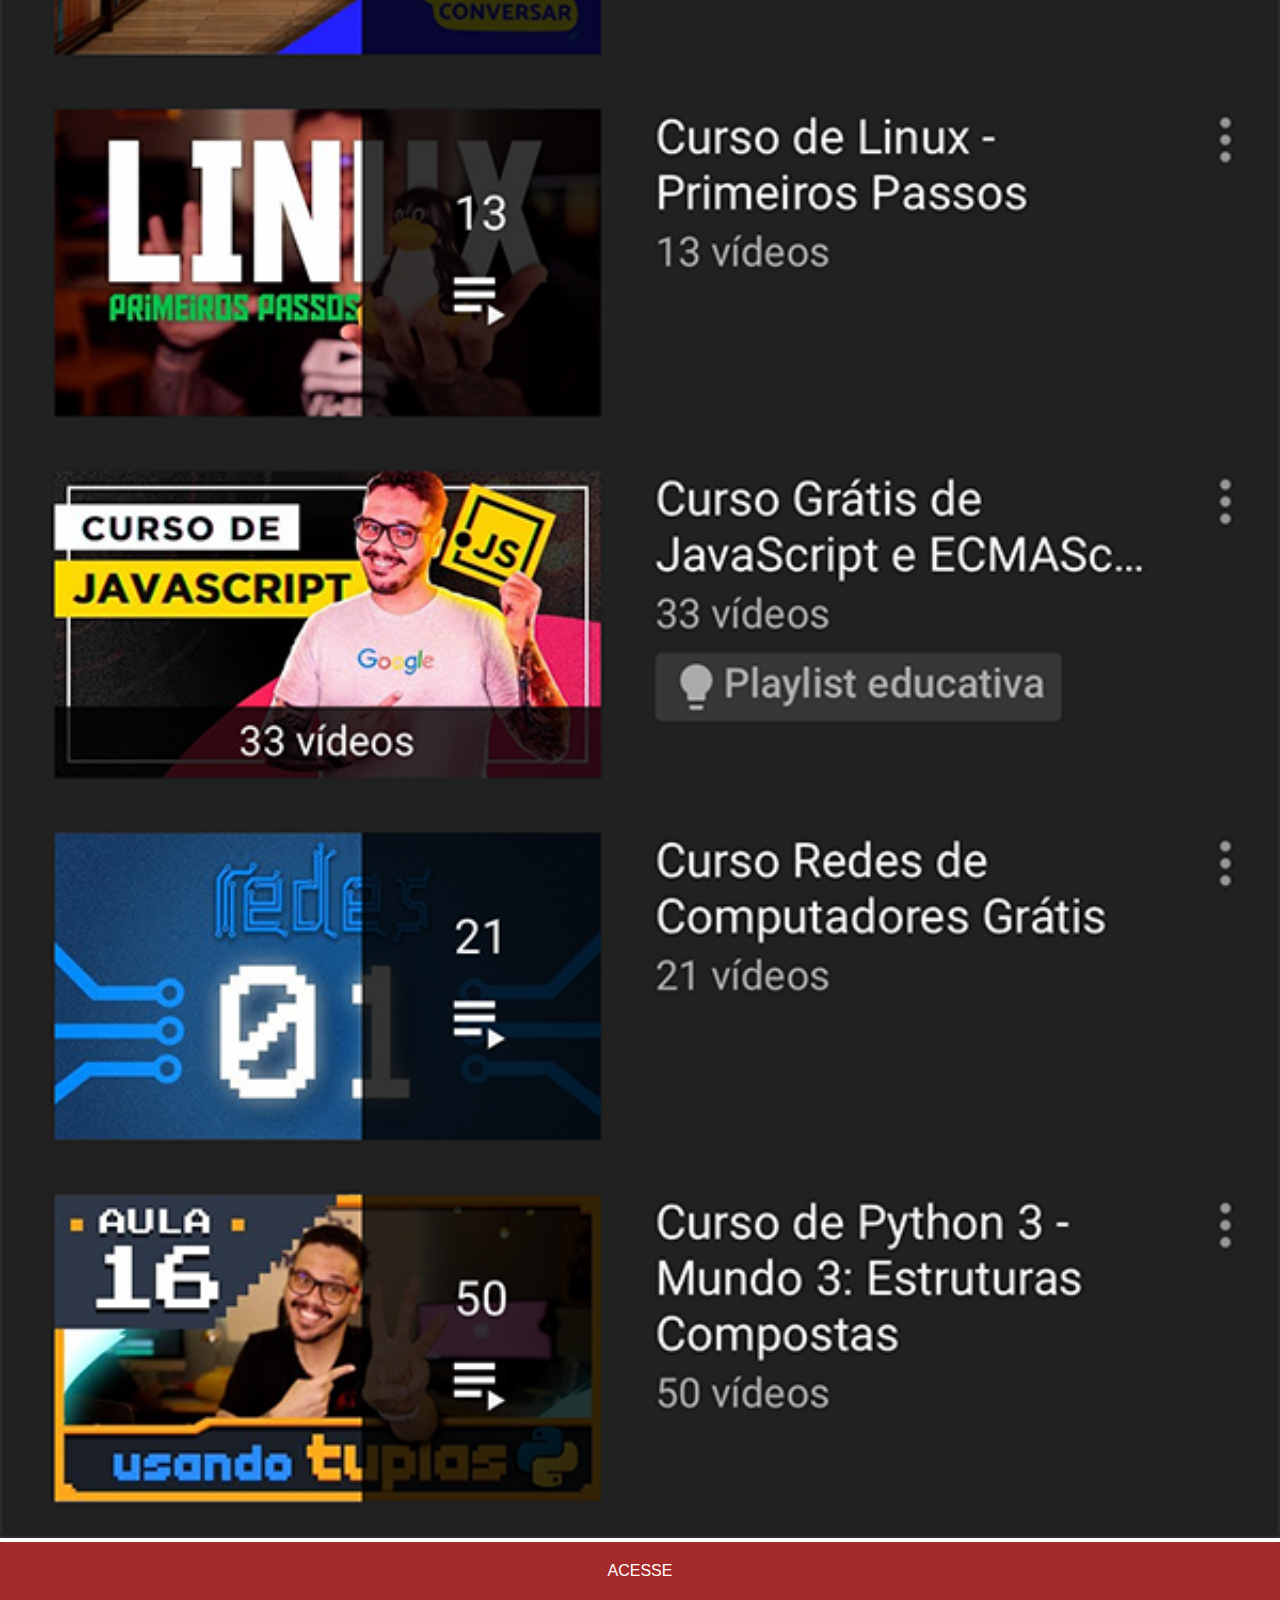
<file: youtube.html>
<!DOCTYPE html>
<html lang="pt-br">
<head>
    <meta charset="UTF-8">
    <meta http-equiv="X-UA-Compatible" content="IE=edge">
    <meta name="viewport" content="width=device-width, initial-scale=1.0">
    <title>youtube</title>
    <link rel="stylesheet" href="estilo/social.css">
</head>
<body>
    <img src="imagens/tela-youtube.png" alt="youtube">
    <a href="https://www.youtube.com/@CursoemVideo" target="_blank">ACESSE</a>
</body>
</html>
</file>
<file: estilo/style.css>
@charset "UTF-8";

 * {
   margin: 0px;
   padding: 0px;
   font-family: Arial, Helvetica, sans-serif;
}

html,
body {
   height: 100vh;
   width: 100vw;
  
}

body {
   
   background: url(../imagens/fundo-madeira.jpg) no-repeat top center;
   background-attachment: fixed;
   background-size: cover;

}

main {
   position: relative;
   height: 100vh;
}

section#telefone {
   position: absolute;
   top: 50%;
   left: 50%;
   transform: translate(-50%, -50%);

   height: 627px;
   width: 311px;
   background: url(../imagens/frame-iphone.png)no-repeat;
   
}

iframe#tela {
   position: relative;
   top: 80px;
   left: 22px;
   width: 269px;
   height: 471px;
}
section#redesocial{
   text-align: right;
}

section#redesocial img{
   width: 30px;
   margin: 5px;
   border-radius: 50%;
   box-shadow:5px 5px 10px rgba(0, 0, 0, 0.5) ;
   box-sizing:border-box ;
}
section#redesocial img:hover{
border: 3px solid white;
transform: translate(-3px, -3px);
box-shadow: 5px 5px 10px rgba(0, 0, 0, 0.605);
transition: transform .3s, border .3s;
}
</file>
<file: estilo/social.css>
@charset "UTF-8";

*{
    margin: 0px;
    padding: 0px;
    font-family: Arial, Helvetica, sans-serif;
}

img {
   width: 100vw;
   
}
a {
    display: block;
    background-color: brown;
    color: white;
    text-align: center;
    padding: 20px;
    text-decoration: none;
}
a:hover{
    text-decoration: underline;
    background-color: red;
}
</file>
